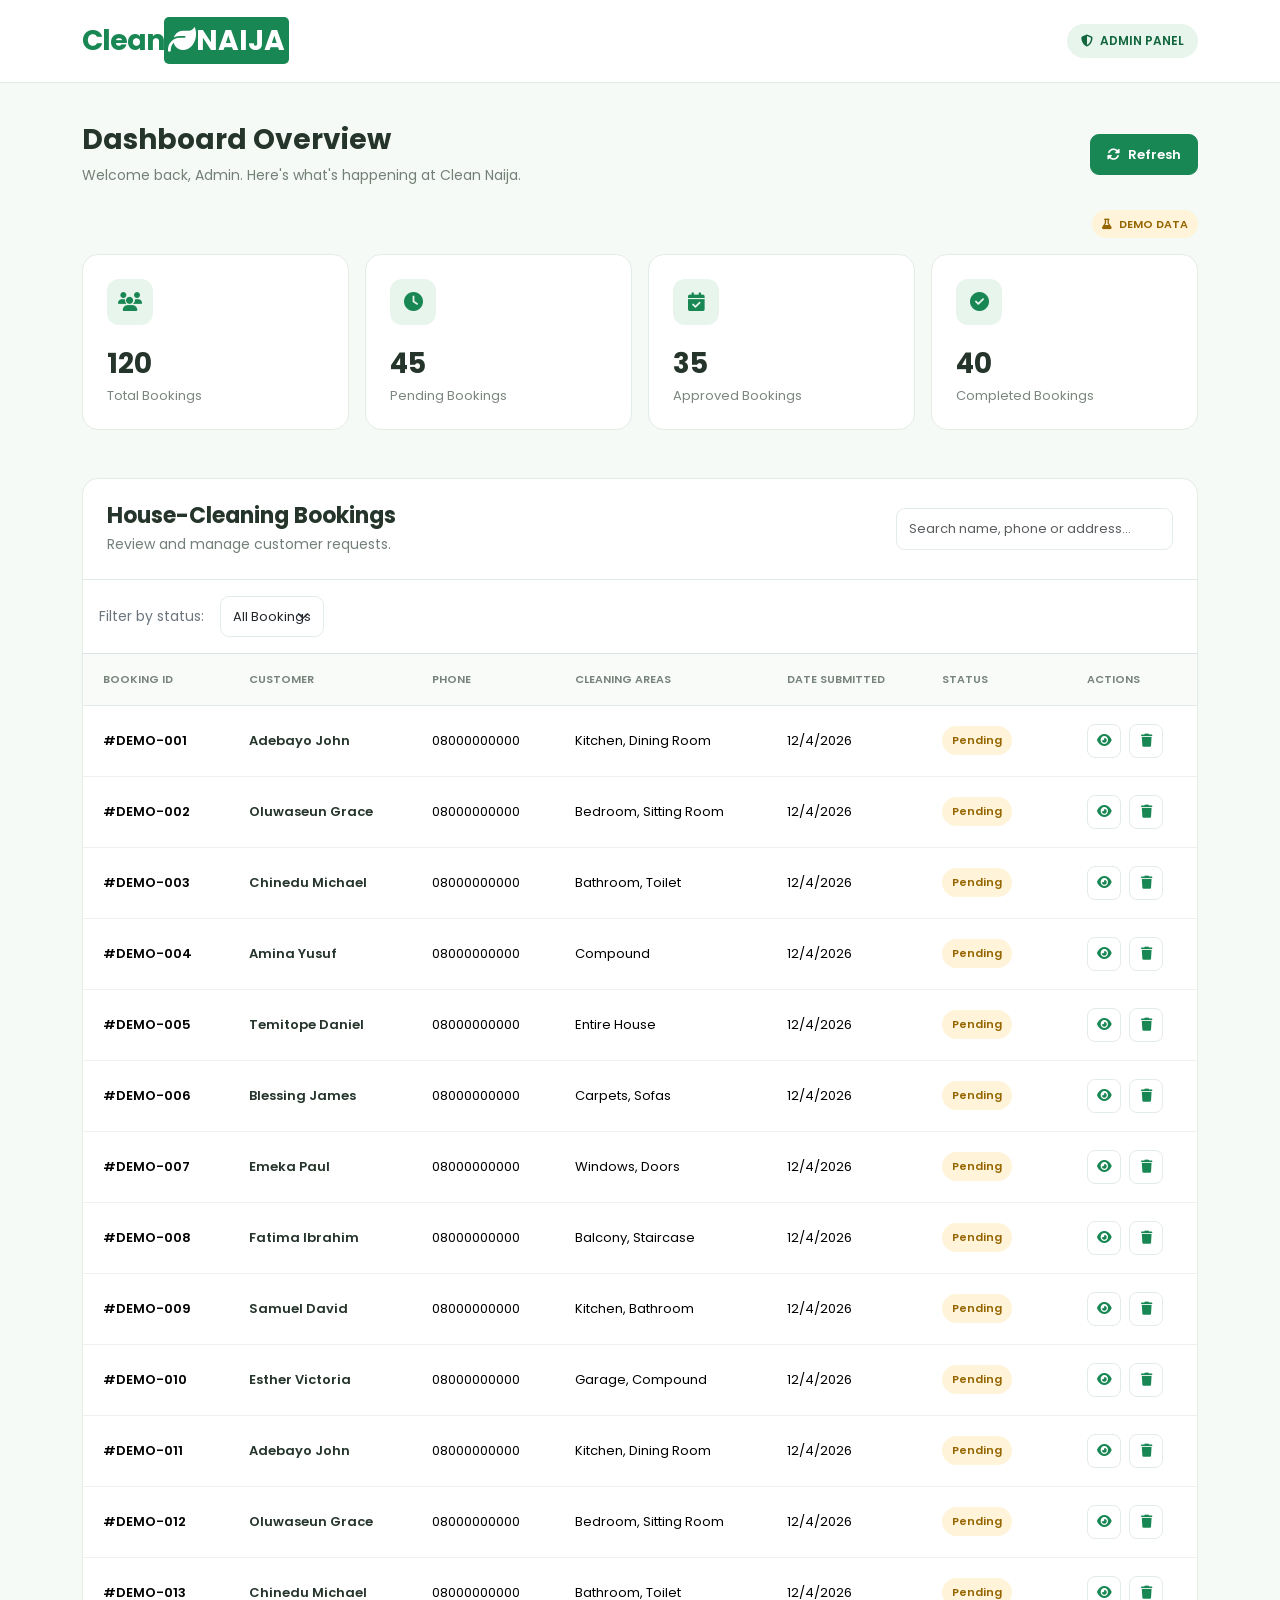
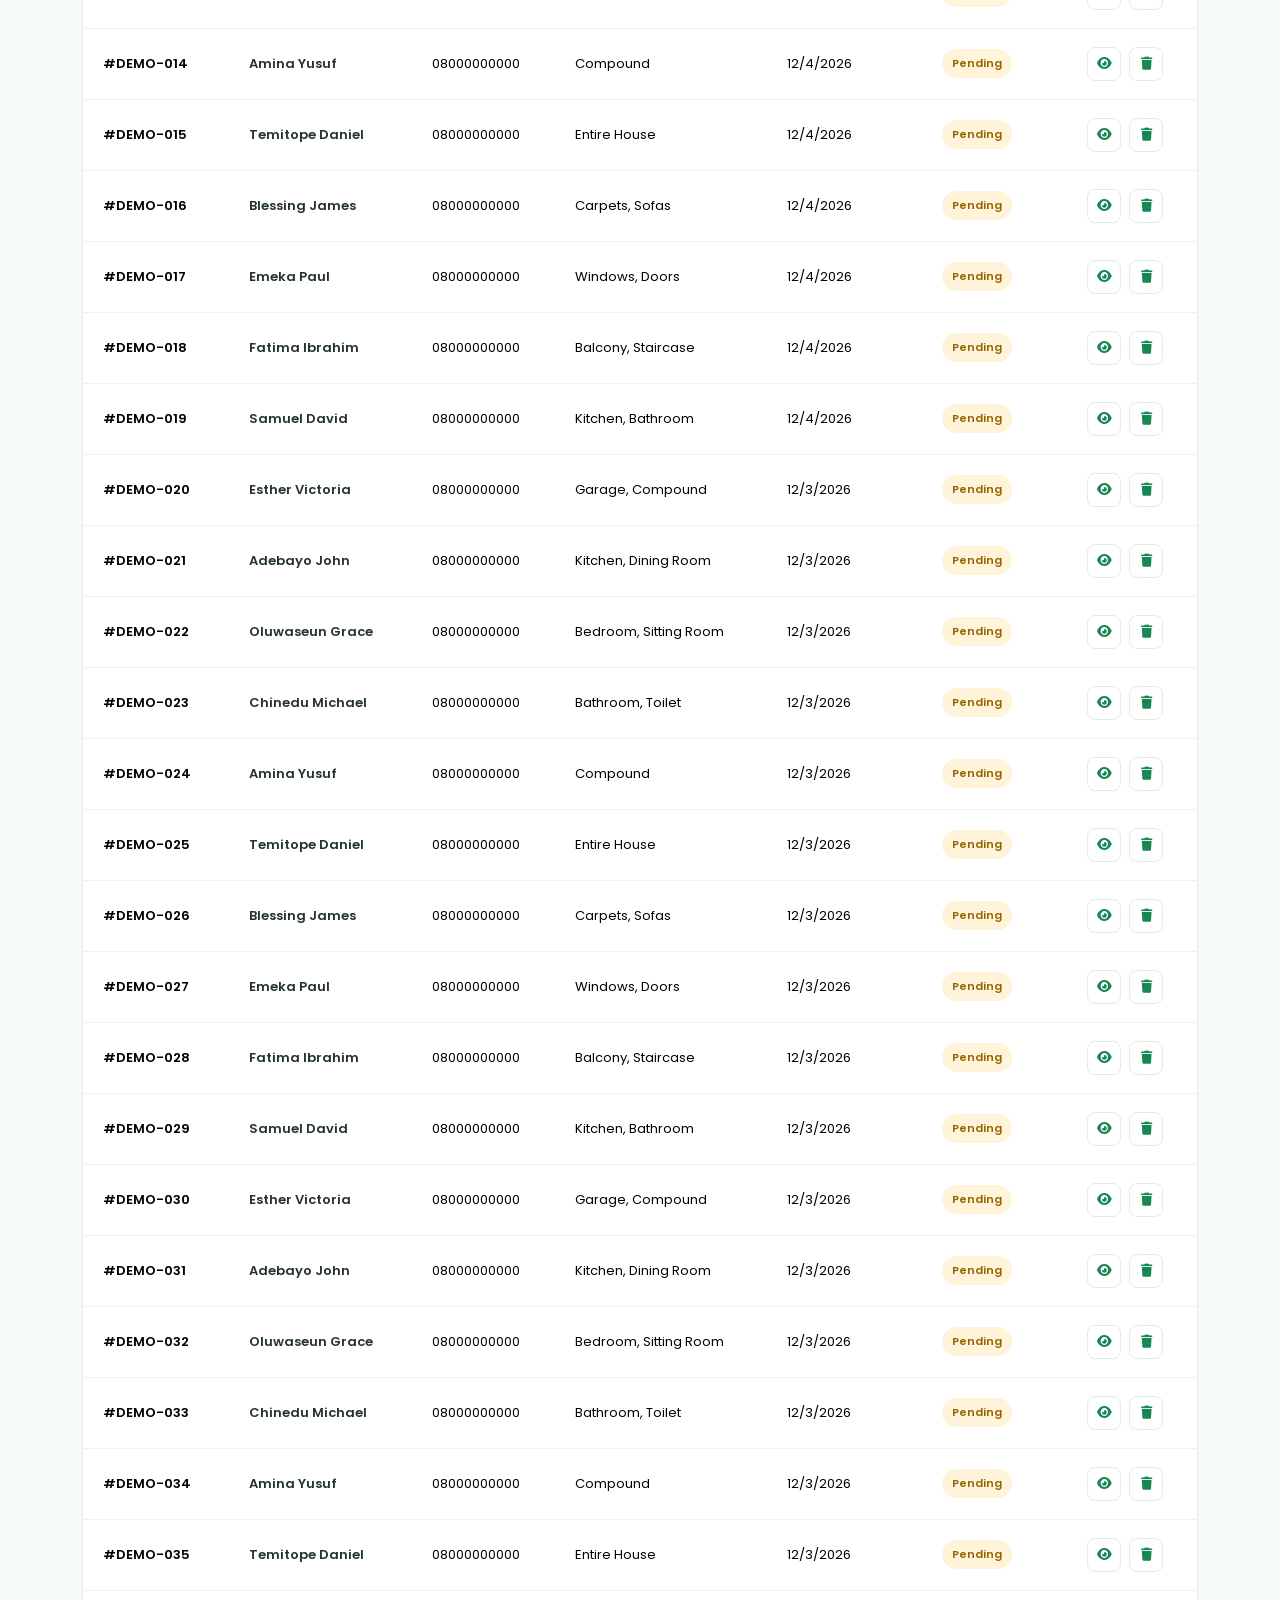
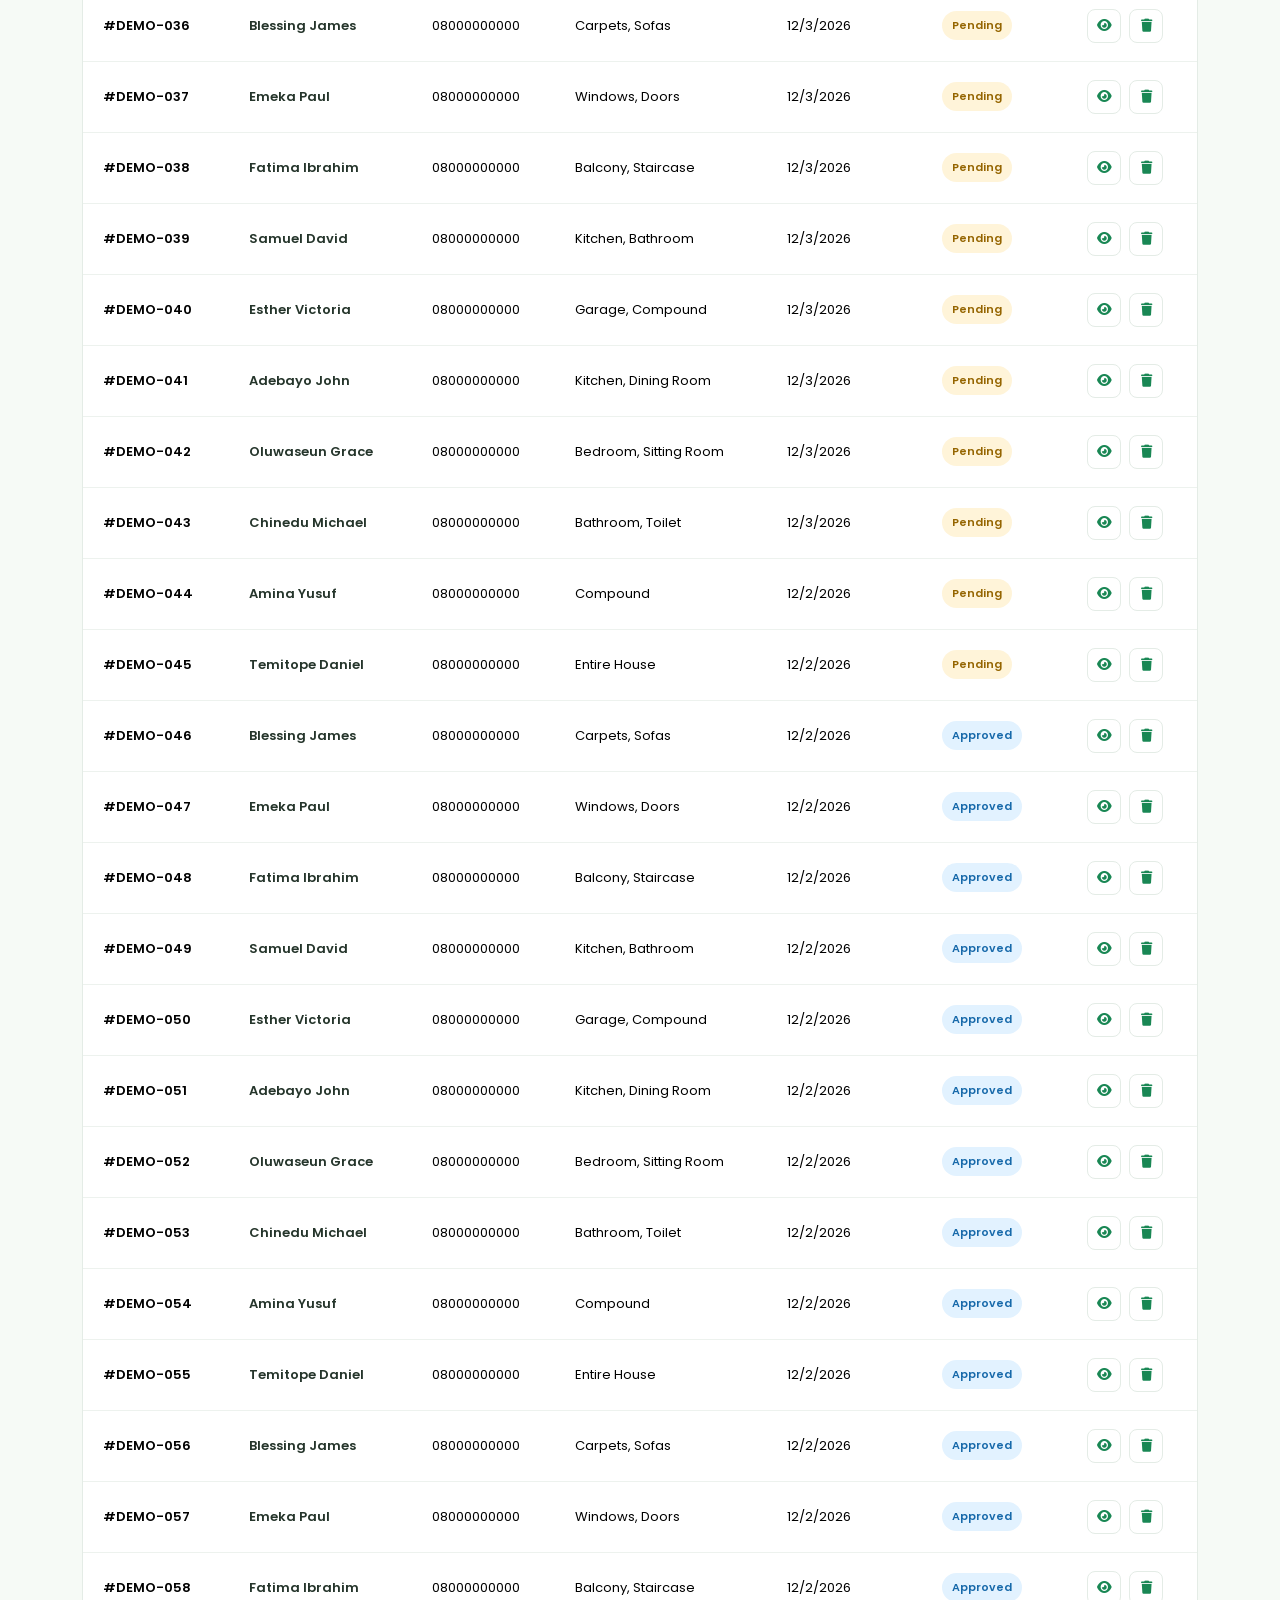
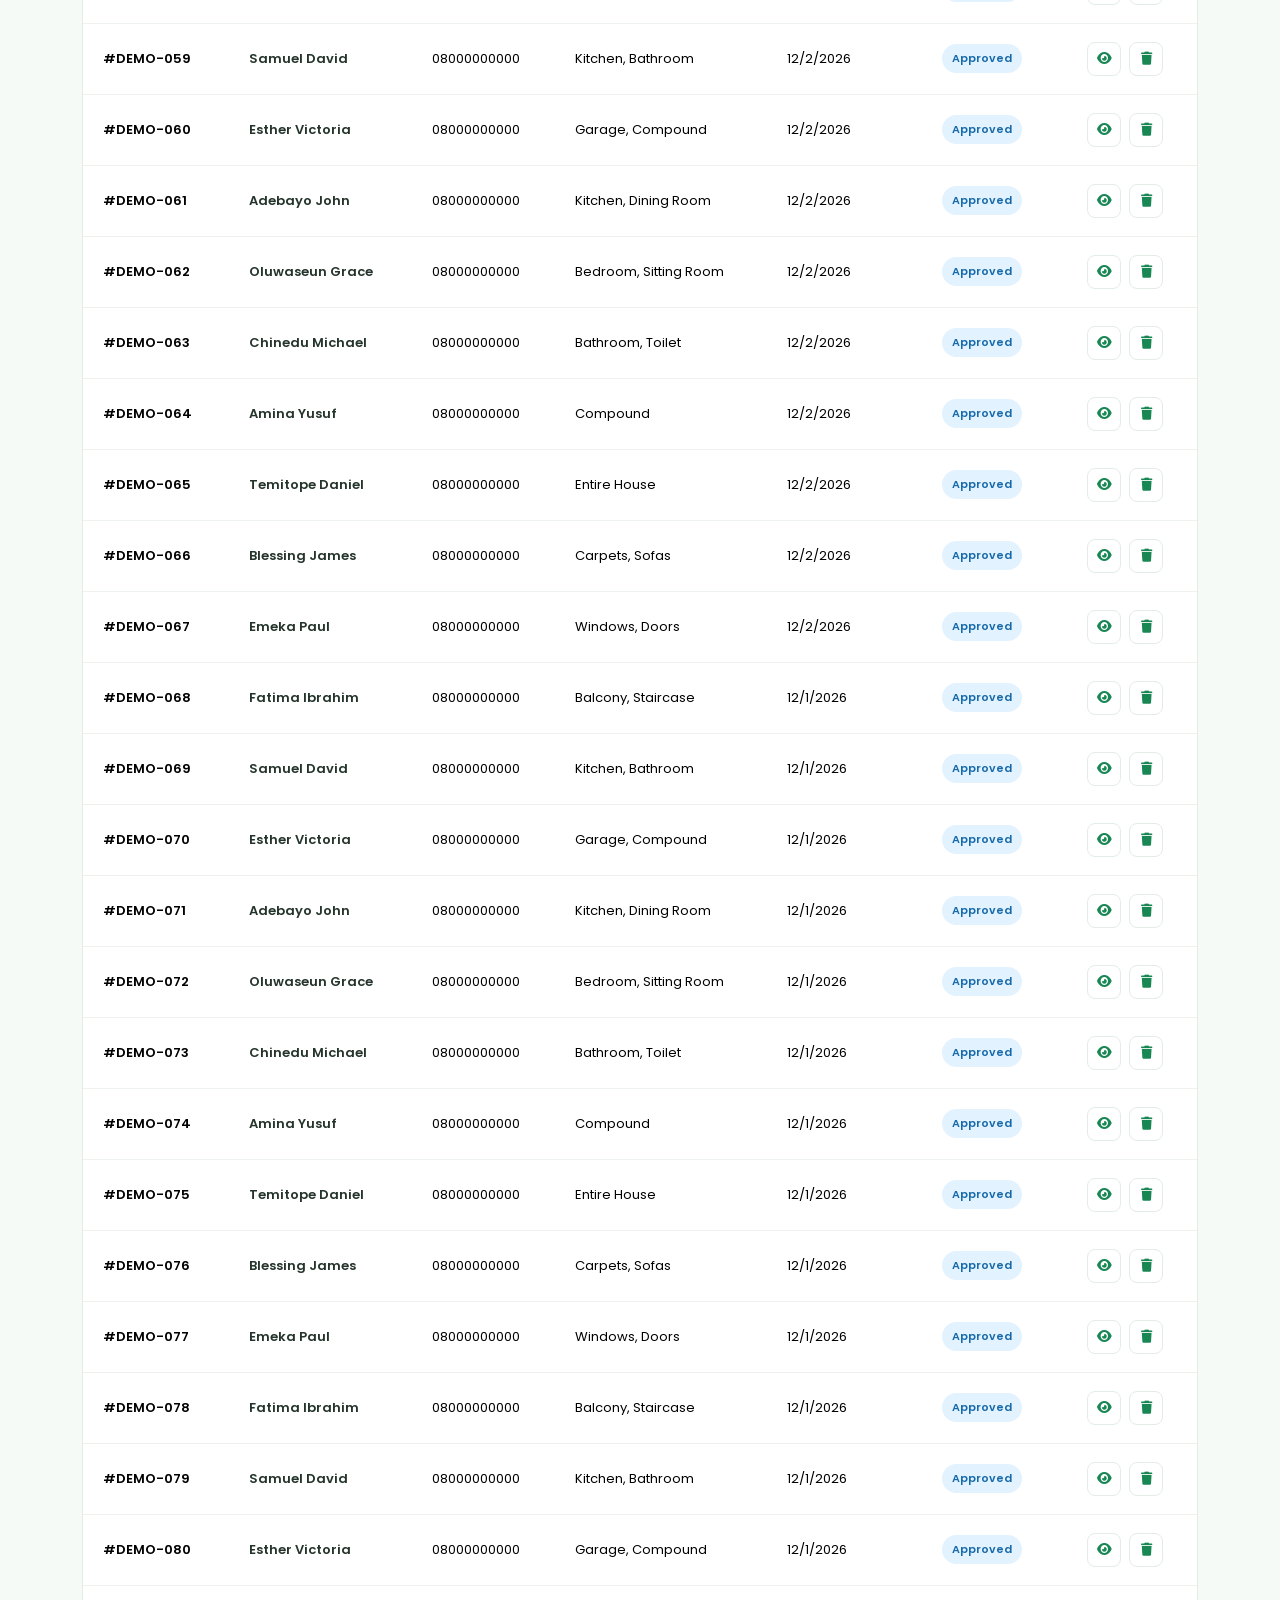
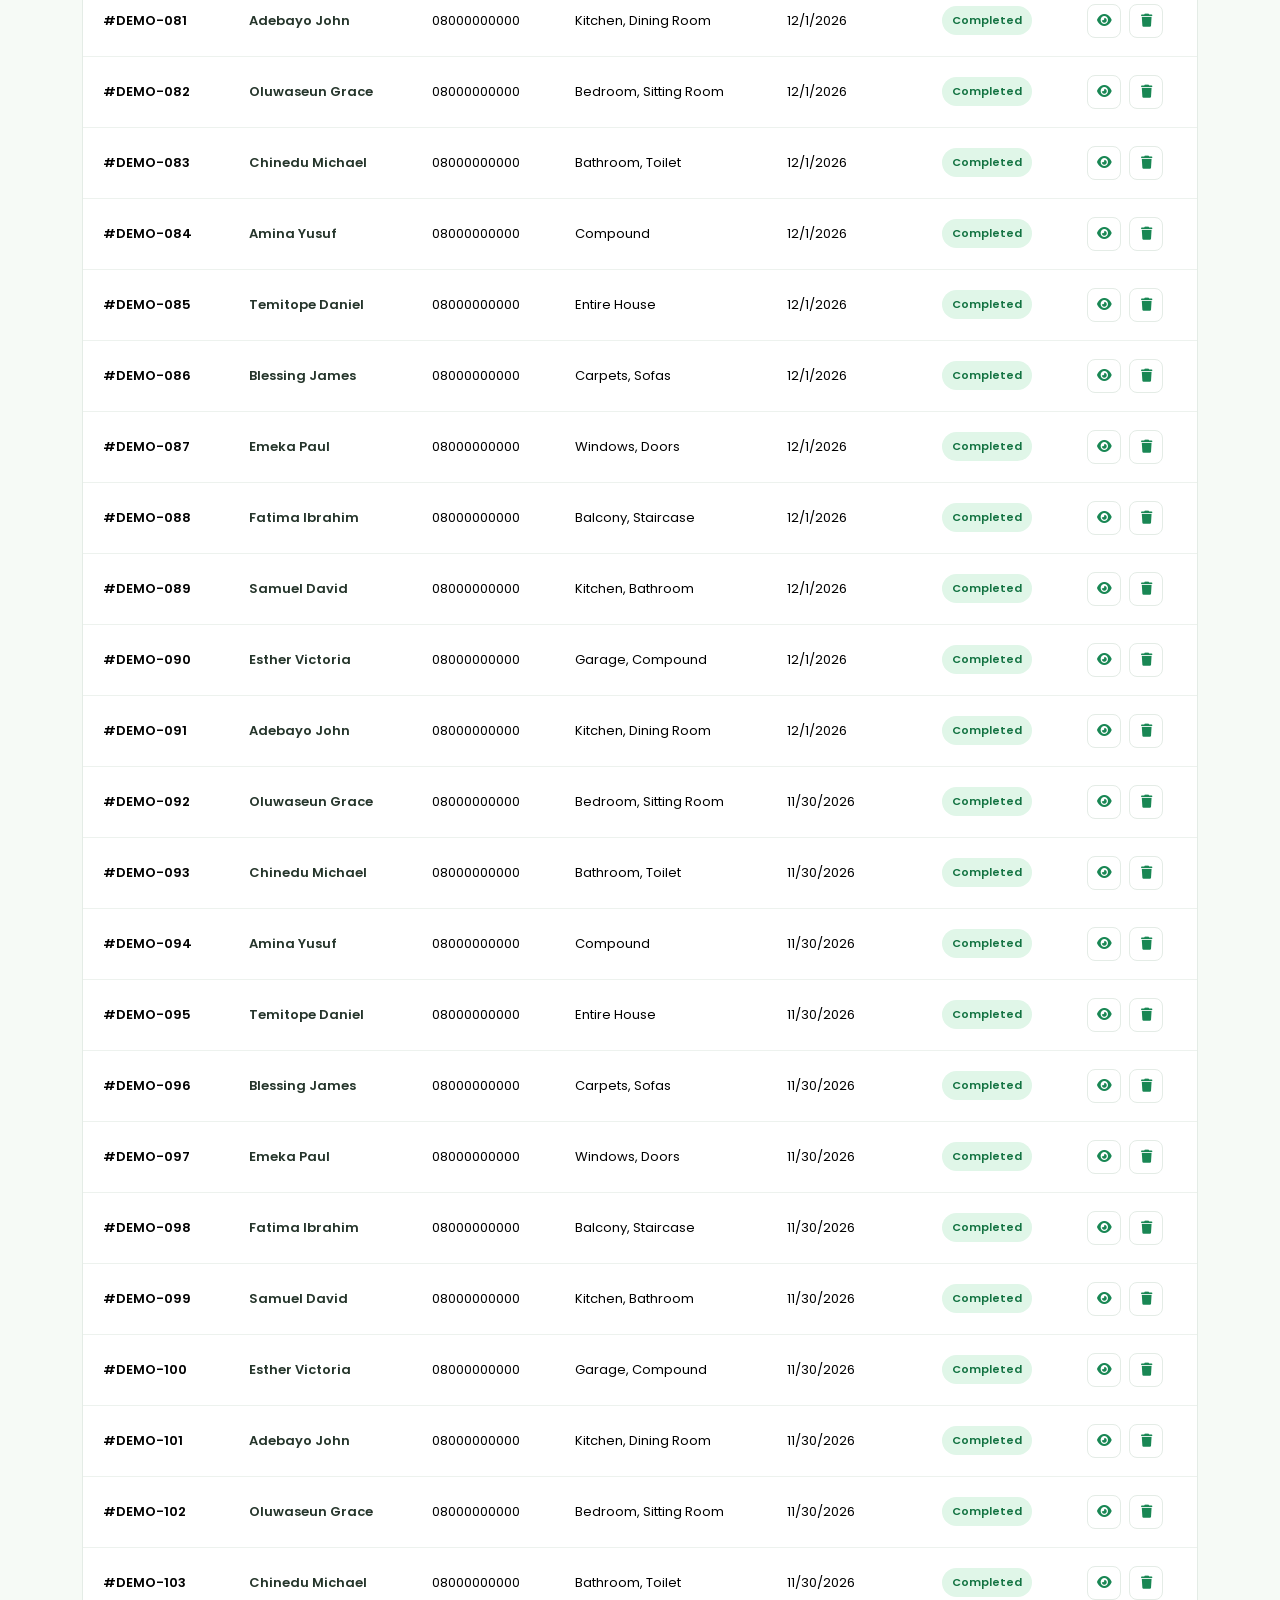
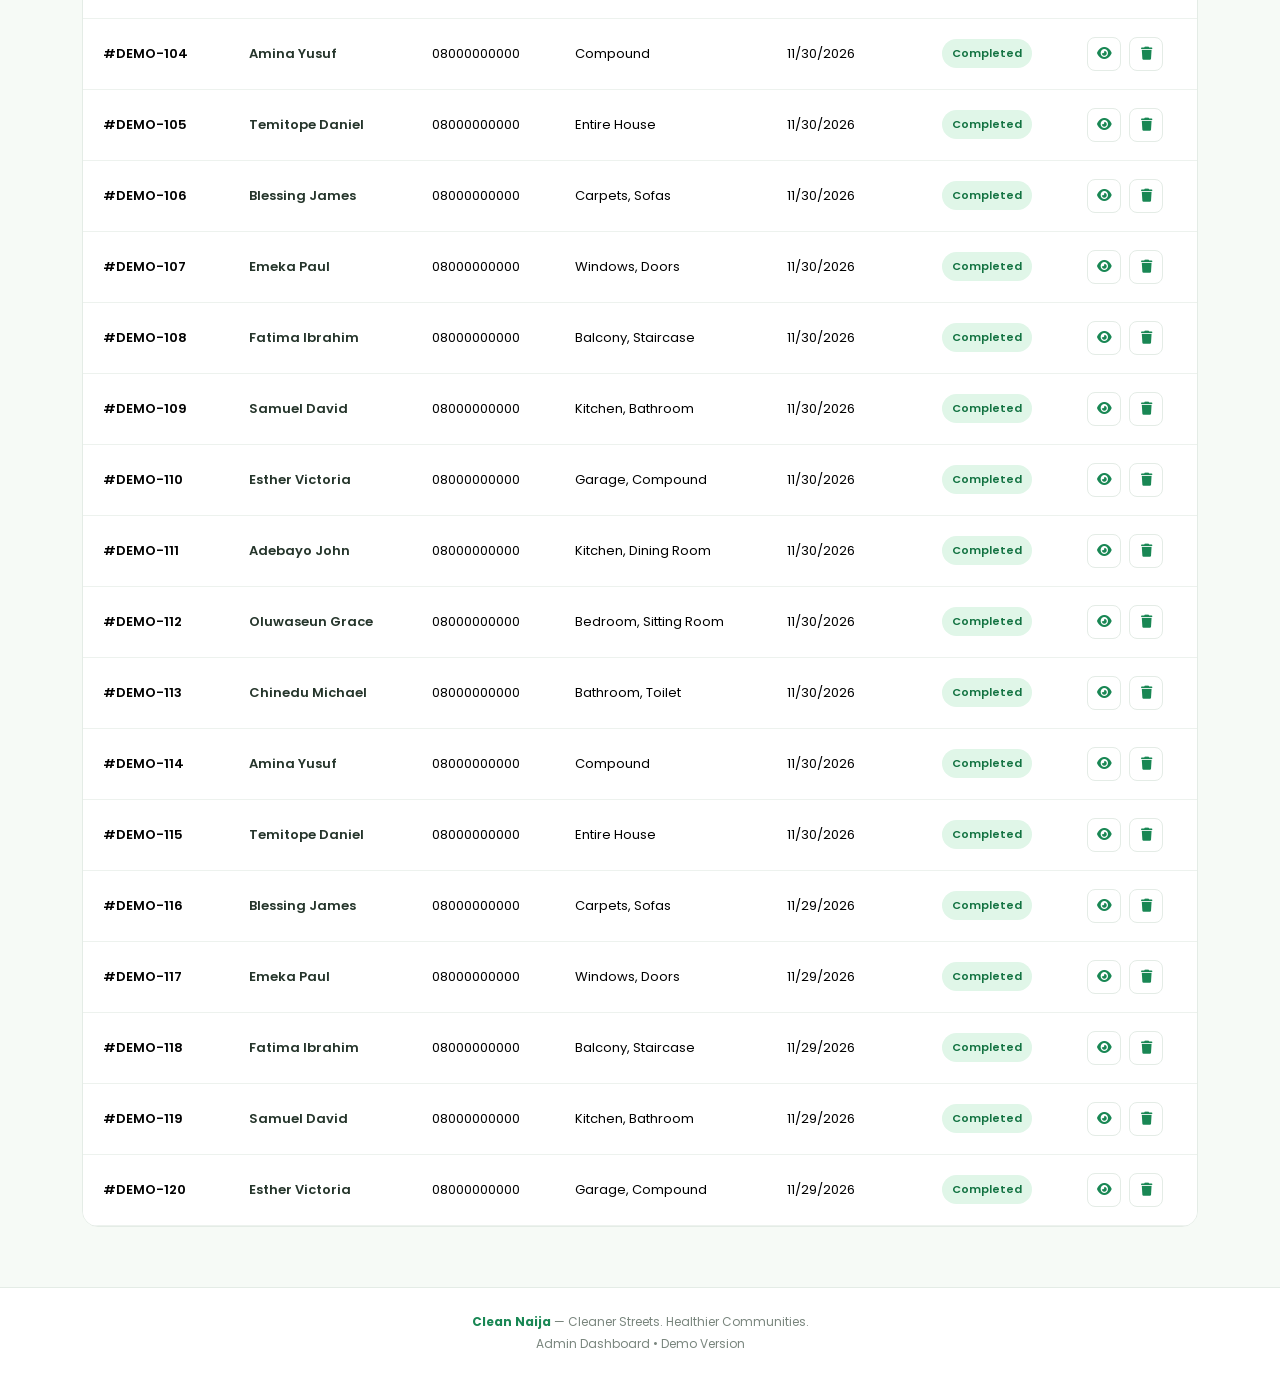
<file: admin.html>
<!DOCTYPE html>

<html lang="en">

<head>
    <meta charset="UTF-8">
    <meta name="viewport" content="width=device-width, initial-scale=1.0">
    <title>Clean Naija | Admin ☘ Dashboard</title>
    <link rel="icon" href="images/OIP.webp">
    <link href="https://cdn.jsdelivr.net/npm/bootstrap@5.3.3/dist/css/bootstrap.min.css" rel="stylesheet">
    <link rel="stylesheet" href="https://cdnjs.cloudflare.com/ajax/libs/font-awesome/6.7.2/css/all.min.css">
    <link href="https://fonts.googleapis.com/css2?family=Poppins:wght@400;500;600;700&display=swap" rel="stylesheet">


    <style>
        * {
            margin: 0;
            padding: 0;
            box-sizing: border-box;
        }

        :root {
            --green: #198754;
            --dark-green: #11663e;
            --light-green: #e8f5ec;
            --border: #e4ece6;
        }

        body {
            font-family: 'Poppins', sans-serif;
            background: #f6faf6;
            color: #25352b;
        }

        .navbar {
            background: white;
            border-bottom: 1px solid var(--border);
            padding: 15px 0;
        }

        .navbar-brand {
            color: var(--green);
            font-weight: 700;
            text-decoration: none;
            letter-spacing: -1px;
        }

        .navbar-brand span {
            border-radius: 5px;
            letter-spacing: 0;
        }

        .admin-label {
            background: var(--light-green);
            color: var(--dark-green);
            padding: 8px 14px;
            border-radius: 30px;
            font-size: 12px;
            font-weight: 600;
        }

        .dashboard {
            padding-top: 40px;
            padding-bottom: 60px;
        }

        .welcome-text {
            color: #738078;
            font-size: 14px;
        }

        .section-title {
            font-size: 22px;
            font-weight: 700;
        }

        .stat-card {
            background: white;
            padding: 24px;
            border-radius: 16px;
            border: 1px solid var(--border);
            height: 100%;
            transition: .3s ease;
        }

        .stat-card:hover {
            transform: translateY(-4px);
            box-shadow: 0 10px 25px rgba(25, 135, 84, .08);
        }

        .stat-icon {
            width: 46px;
            height: 46px;
            border-radius: 12px;
            display: flex;
            align-items: center;
            justify-content: center;
            background: var(--light-green);
            color: var(--green);
            font-size: 19px;
        }

        .stat-card h3 {
            font-size: 28px;
            font-weight: 700;
            margin-top: 22px;
            margin-bottom: 5px;
        }

        .stat-card p {
            color: #7a867e;
            font-size: 13px;
            margin: 0;
        }

        .booking-panel {
            background: white;
            border: 1px solid var(--border);
            border-radius: 16px;
            overflow: hidden;
        }

        .panel-header {
            padding: 24px;
            border-bottom: 1px solid var(--border);
        }

        .search-box {
            max-width: 300px;
        }

        .search-box input,
        .form-select {
            border: 1px solid var(--border);
            border-radius: 9px;
            padding: 10px 12px;
            font-size: 13px;
        }

        .search-box input:focus,
        .form-select:focus {
            border-color: var(--green);
            box-shadow: 0 0 0 3px rgba(25, 135, 84, .1);
        }

        .table-responsive {
            min-height: 200px;
        }

        .table {
            margin: 0;
            white-space: nowrap;
            vertical-align: middle;
        }

        .table thead th {
            background: #f8fbf8;
            color: #77847b;
            font-size: 11px;
            font-weight: 600;
            text-transform: uppercase;
            padding: 17px 20px;
            border-bottom: 1px solid var(--border);
        }

        .table tbody td {
            padding: 18px 20px;
            font-size: 13px;
            border-color: #edf2ee;
        }

        .customer-name {
            font-weight: 600;
            color: #25352b;
        }

        .booking-id {
            color: var(--green);
            font-weight: 600;
        }

        .status {
            display: inline-block;
            padding: 6px 10px;
            border-radius: 30px;
            font-size: 11px;
            font-weight: 600;
        }

        .status-pending {
            background: #fff4d9;
            color: #956500;
        }

        .status-approved {
            background: #e2f2ff;
            color: #1769aa;
        }

        .status-progress {
            background: #eee7ff;
            color: #6941c6;
        }

        .status-completed {
            background: #e0f6e8;
            color: #137342;
        }

        .status-cancelled {
            background: #ffe7e7;
            color: #bb3030;
        }

        .action-btn {
            width: 34px;
            height: 34px;
            border: 1px solid var(--border);
            background: white;
            border-radius: 8px;
            color: var(--green);
            transition: .2s;
        }

        .action-btn:hover {
            background: var(--light-green);
        }

        .empty-state {
            text-align: center;
            padding: 55px 20px;
            color: #7a867e;
        }

        .empty-state i {
            font-size: 38px;
            color: #b6d8c1;
            margin-bottom: 15px;
        }

        .empty-state h5 {
            color: #34473a;
            font-weight: 600;
        }

        .btn-success {
            background: var(--green);
            border-color: var(--green);
            border-radius: 9px;
            padding: 10px 16px;
            font-size: 13px;
            font-weight: 600;
        }

        .btn-success:hover {
            background: var(--dark-green);
            border-color: var(--dark-green);
        }

        .btn-outline-success {
            border-radius: 9px;
            font-size: 12px;
        }

        .demo-badge {
            background: #fff4d9;
            color: #956500;
            padding: 6px 10px;
            border-radius: 20px;
            font-size: 11px;
            font-weight: 600;
        }

        footer {
            text-align: center;
            padding: 25px 15px;
            color: #7a867e;
            font-size: 12px;
            border-top: 1px solid var(--border);
            background: white;
        }

        @media (max-width: 576px) {
            .dashboard {
                padding-top: 25px;
            }

            .stat-card {
                padding: 18px;
            }

            .stat-card h3 {
                font-size: 24px;
            }

            .panel-header {
                padding: 18px;
            }

            .search-box {
                max-width: 100%;
                width: 100%;
            }

            .section-title {
                font-size: 19px;
            }
        }
    </style>


</head>

<body>

    <nav class="navbar">
        <div class="container d-flex justify-content-between align-items-center">
            <a class="navbar-brand fs-3" href="index.html">
                Clean<span class="bg-success text-white p-1"><i class="fa-solid fa-leaf"></i>NAIJA</span>
            </a>

            <span class="admin-label">
                <i class="fa-solid fa-shield-halved me-1"></i> ADMIN PANEL
            </span>
        </div>
    </nav>

    <main class="container dashboard">

        <div class="d-flex flex-wrap justify-content-between align-items-center gap-3 mb-4">
            <div>
                <h1 class="fw-bold fs-3 mb-2">Dashboard Overview</h1>
                <p class="welcome-text mb-0">Welcome back, Admin. Here's what's happening at Clean Naija.</p>
            </div>

            <button class="btn btn-success" onclick="refreshDashboard()">
                <i class="fa-solid fa-rotate me-2"></i>Refresh
            </button>
        </div>

        <div class="d-flex justify-content-end mb-3">
            <span class="demo-badge">
                <i class="fa-solid fa-flask me-1"></i> DEMO DATA
            </span>
        </div>

        <div class="row g-3 mb-5">

            <div class="col-6 col-lg-3">
                <div class="stat-card">
                    <div class="stat-icon"><i class="fa-solid fa-users"></i></div>
                    <h3 id="totalBookings">0</h3>
                    <p>Total Bookings</p>
                </div>
            </div>

            <div class="col-6 col-lg-3">
                <div class="stat-card">
                    <div class="stat-icon"><i class="fa-solid fa-clock"></i></div>
                    <h3 id="pendingBookings">0</h3>
                    <p>Pending Bookings</p>
                </div>
            </div>

            <div class="col-6 col-lg-3">
                <div class="stat-card">
                    <div class="stat-icon"><i class="fa-solid fa-calendar-check"></i></div>
                    <h3 id="approvedBookings">0</h3>
                    <p>Approved Bookings</p>
                </div>
            </div>

            <div class="col-6 col-lg-3">
                <div class="stat-card">
                    <div class="stat-icon"><i class="fa-solid fa-circle-check"></i></div>
                    <h3 id="completedBookings">0</h3>
                    <p>Completed Bookings</p>
                </div>
            </div>

        </div>

        <section class="booking-panel">

            <div class="panel-header">
                <div class="d-flex flex-wrap justify-content-between align-items-center gap-3">
                    <div>
                        <h2 class="section-title mb-1">House-Cleaning Bookings</h2>
                        <p class="welcome-text mb-0">Review and manage customer requests.</p>
                    </div>

                    <div class="search-box">
                        <input type="search" id="searchBooking" class="form-control"
                            placeholder="Search name, phone or address...">
                    </div>
                </div>
            </div>

            <div class="p-3 border-bottom d-flex flex-wrap align-items-center gap-2">
                <span class="small text-secondary me-2">Filter by status:</span>

                <select id="statusFilter" class="form-select" style="width: auto;">
                    <option value="All">All Bookings</option>
                    <option value="Pending">Pending</option>
                    <option value="Approved">Approved</option>
                    <option value="In Progress">In Progress</option>
                    <option value="Completed">Completed</option>
                    <option value="Cancelled">Cancelled</option>
                </select>
            </div>

            <div class="table-responsive">
                <table class="table">
                    <thead>
                        <tr>
                            <th>Booking ID</th>
                            <th>Customer</th>
                            <th>Phone</th>
                            <th>Cleaning Areas</th>
                            <th>Date Submitted</th>
                            <th>Status</th>
                            <th>Actions</th>
                        </tr>
                    </thead>
                    <tbody id="bookingTable"></tbody>
                </table>
            </div>

            <div id="emptyState" class="empty-state">
                <i class="fa-solid fa-clipboard-list d-block"></i>
                <h5>No bookings yet</h5>
                <p class="small mb-3">Customer bookings will appear here when they are saved in this browser.</p>
                <a href="house.html" class="btn btn-outline-success">Open Booking Form</a>
            </div>

        </section>

    </main>

    <div class="modal fade" id="bookingModal" tabindex="-1" aria-hidden="true">
        <div class="modal-dialog modal-dialog-centered modal-lg">
            <div class="modal-content border-0 rounded-4">
                <div class="modal-header p-4">
                    <div>
                        <h5 class="modal-title fw-bold">Booking Details</h5>
                        <p class="text-secondary small mb-0">Customer cleaning request</p>
                    </div>
                    <button type="button" class="btn-close" data-bs-dismiss="modal"></button>
                </div>
                <div class="modal-body p-4" id="bookingDetails"></div>
            </div>
        </div>
    </div>

    <footer>
        <p class="mb-1"><span class="fw-bold text-success">Clean Naija</span> — Cleaner Streets. Healthier Communities.
        </p>
        <p class="mb-0">Admin Dashboard • Demo Version</p>
    </footer>

    <script src="https://cdn.jsdelivr.net/npm/bootstrap@5.3.3/dist/js/bootstrap.bundle.min.js"></script>

    <script>
        const STORAGE_KEY = "cleanNaijaBookings";

        const bookingTable = document.getElementById("bookingTable");
        const emptyState = document.getElementById("emptyState");
        const searchBooking = document.getElementById("searchBooking");
        const statusFilter = document.getElementById("statusFilter");

        let bookingModal;
        const countAnimations = new WeakMap();

        function getBookings() {
            try {
                const saved = JSON.parse(localStorage.getItem(STORAGE_KEY) || "[]");
                return Array.isArray(saved) ? saved : [];
            } catch (error) {
                console.error("Could not read bookings:", error);
                return [];
            }
        }

        function loadDemoBookings() {
            const existingBookings = getBookings();

            if (existingBookings.length > 0) {
                return;
            }

            const demoBookings = [];
            const statuses = [
                ...Array(45).fill("Pending"),
                ...Array(35).fill("Approved"),
                ...Array(40).fill("Completed")
            ];

            const names = [
                "Adebayo John",
                "Oluwaseun Grace",
                "Chinedu Michael",
                "Amina Yusuf",
                "Temitope Daniel",
                "Blessing James",
                "Emeka Paul",
                "Fatima Ibrahim",
                "Samuel David",
                "Esther Victoria"
            ];

            const areas = [
                ["Kitchen", "Dining Room"],
                ["Bedroom", "Sitting Room"],
                ["Bathroom", "Toilet"],
                ["Compound"],
                ["Entire House"],
                ["Carpets", "Sofas"],
                ["Windows", "Doors"],
                ["Balcony", "Staircase"],
                ["Kitchen", "Bathroom"],
                ["Garage", "Compound"]
            ];

            statuses.forEach((status, index) => {
                const customerIndex = index % names.length;

                demoBookings.push({
                    id: `DEMO-${String(index + 1).padStart(3, "0")}`,
                    name: names[customerIndex],
                    phone: "08000000000",
                    address: "Lagos, Nigeria",
                    areas: areas[customerIndex],
                    date: new Date(Date.now() - index * 3600000).toISOString(),
                    status: status,
                    email: "demo@example.com",
                    description: "Sample booking created for dashboard demonstration."
                });
            });

            localStorage.setItem(STORAGE_KEY, JSON.stringify(demoBookings));
        }

        function escapeHTML(value) {
            return String(value ?? "").replace(/[&<>"']/g, character => ({
                "&": "&amp;",
                "<": "&lt;",
                ">": "&gt;",
                '"': "&quot;",
                "'": "&#39;"
            })[character]);
        }

        function getStatusClass(status) {
            const classes = {
                "Pending": "status-pending",
                "Approved": "status-approved",
                "In Progress": "status-progress",
                "Completed": "status-completed",
                "Cancelled": "status-cancelled"
            };

            return classes[status] || "status-pending";
        }

        function countUp(element, target) {
            if (countAnimations.has(element)) {
                cancelAnimationFrame(countAnimations.get(element));
                countAnimations.delete(element);
            }

            const currentValue = Number(element.textContent) || 0;
            const duration = 1500;
            const startTime = performance.now();

            if (currentValue === target) {
                element.textContent = target;
                return;
            }

            function update(currentTime) {
                const progress = Math.min((currentTime - startTime) / duration, 1);
                const easedProgress = 1 - Math.pow(1 - progress, 3);

                element.textContent = Math.round(
                    currentValue + (target - currentValue) * easedProgress
                );

                if (progress < 1) {
                    countAnimations.set(element, requestAnimationFrame(update));
                } else {
                    element.textContent = target;
                    countAnimations.delete(element);
                }
            }

            countAnimations.set(element, requestAnimationFrame(update));
        }

        function renderDashboard() {
            const bookings = getBookings();

            countUp(document.getElementById("totalBookings"), bookings.length);

            countUp(
                document.getElementById("pendingBookings"),
                bookings.filter(b => (b.status || b.booking_status || "Pending") === "Pending").length
            );

            countUp(
                document.getElementById("approvedBookings"),
                bookings.filter(b => (b.status || b.booking_status) === "Approved").length
            );

            countUp(
                document.getElementById("completedBookings"),
                bookings.filter(b => (b.status || b.booking_status) === "Completed").length
            );

            const search = searchBooking.value.toLowerCase().trim();
            const filter = statusFilter.value;

            const filteredBookings = bookings.filter(booking => {
                const name = booking.name || booking.customer_name || "";
                const phone = booking.phone || booking.customer_phone || "";
                const address = booking.address || booking.house_address || "";
                const status = booking.status || booking.booking_status || "Pending";

                const matchesSearch =
                    `${name} ${phone} ${address}`.toLowerCase().includes(search);

                const matchesStatus = filter === "All" || status === filter;

                return matchesSearch && matchesStatus;
            });

            bookingTable.innerHTML = filteredBookings.map(booking => {
                const id = booking.id ?? booking.booking_id ?? "";
                const name = booking.name || booking.customer_name || "Unnamed customer";
                const phone = booking.phone || booking.customer_phone || "Not provided";
                const areas = booking.areas || booking.cleaning_areas || [];
                const date = booking.date || booking.created_at || "";
                const status = booking.status || booking.booking_status || "Pending";

                const areaText = Array.isArray(areas)
                    ? areas.join(", ")
                    : String(areas || "Not specified");

                const formattedDate = date && !isNaN(new Date(date))
                    ? new Date(date).toLocaleDateString()
                    : "Not available";

                return `
                <tr>
                    <td class="booking-id">#${escapeHTML(id)}</td>
                    <td><span class="customer-name">${escapeHTML(name)}</span></td>
                    <td>${escapeHTML(phone)}</td>
                    <td style="max-width:220px;white-space:normal;">${escapeHTML(areaText)}</td>
                    <td>${escapeHTML(formattedDate)}</td>
                    <td><span class="status ${getStatusClass(status)}">${escapeHTML(status)}</span></td>
                    <td>
                        <div class="d-flex gap-2">
                            <button class="action-btn" title="View booking" onclick="viewBooking('${escapeHTML(id)}')">
                                <i class="fa-solid fa-eye"></i>
                            </button>
                            <button class="action-btn" title="Delete booking" onclick="deleteBooking('${escapeHTML(id)}')">
                                <i class="fa-solid fa-trash"></i>
                            </button>
                        </div>
                    </td>
                </tr>
            `;
            }).join("");

            emptyState.style.display = filteredBookings.length ? "none" : "block";
        }

        function viewBooking(id) {
            const booking = getBookings().find(
                b => String(b.id ?? b.booking_id ?? "") === String(id)
            );

            if (!booking) return;

            const name = booking.name || booking.customer_name || "Not provided";
            const phone = booking.phone || booking.customer_phone || "Not provided";
            const address = booking.address || booking.house_address || "Not provided";
            const email = booking.email || "Not provided";
            const areas = booking.areas || booking.cleaning_areas || [];
            const details = booking.description || booking.additional_details || "No additional details.";
            const status = booking.status || booking.booking_status || "Pending";
            const date = booking.date || booking.created_at || "";

            const areaText = Array.isArray(areas)
                ? areas.join(", ")
                : String(areas || "Not specified");

            const whatsappPhone = String(phone).replace(/\D/g, "");

            document.getElementById("bookingDetails").innerHTML = `
            <div class="row g-3">
                <div class="col-md-6">
                    <label class="small text-secondary">Customer Name</label>
                    <p class="fw-semibold">${escapeHTML(name)}</p>
                </div>
                <div class="col-md-6">
                    <label class="small text-secondary">Phone Number</label>
                    <p class="fw-semibold">${escapeHTML(phone)}</p>
                </div>
                <div class="col-md-6">
                    <label class="small text-secondary">Email Address</label>
                    <p>${escapeHTML(email)}</p>
                </div>
                <div class="col-md-6">
                    <label class="small text-secondary">House Address</label>
                    <p>${escapeHTML(address)}</p>
                </div>
                <div class="col-12">
                    <label class="small text-secondary">Cleaning Areas and Items</label>
                    <p>${escapeHTML(areaText)}</p>
                </div>
                <div class="col-12">
                    <label class="small text-secondary">Additional Details</label>
                    <p>${escapeHTML(details)}</p>
                </div>
                <div class="col-md-6">
                    <label class="small text-secondary">Date Submitted</label>
                    <p>${escapeHTML(date ? new Date(date).toLocaleString() : "Not available")}</p>
                </div>
                <div class="col-md-6">
                    <label class="small text-secondary">Booking Status</label>
                    <select id="bookingStatusSelect" class="form-select">
                        ${["Pending", "Approved", "In Progress", "Completed", "Cancelled"].map(s =>
                `<option value="${s}" ${s === status ? "selected" : ""}>${s}</option>`
            ).join("")}
                    </select>
                </div>
            </div>
            <div class="d-flex flex-wrap gap-2 mt-4">
                <button class="btn btn-success" onclick="saveBookingStatus('${escapeHTML(id)}')">Save Status</button>
                <a class="btn btn-outline-success" href="https://wa.me/${whatsappPhone}" target="_blank" rel="noopener">
                    <i class="fa-brands fa-whatsapp me-1"></i> Contact Customer
                </a>
            </div>
        `;

            bookingModal.show();
        }

        function saveBookingStatus(id) {
            const bookings = getBookings();

            const booking = bookings.find(
                b => String(b.id ?? b.booking_id ?? "") === String(id)
            );

            if (!booking) return;

            const newStatus = document.getElementById("bookingStatusSelect").value;

            if ("status" in booking || !("booking_status" in booking)) {
                booking.status = newStatus;
            } else {
                booking.booking_status = newStatus;
            }

            localStorage.setItem(STORAGE_KEY, JSON.stringify(bookings));

            bookingModal.hide();
            renderDashboard();
        }

        function deleteBooking(id) {
            if (!confirm("Are you sure you want to delete this booking?")) {
                return;
            }

            const bookings = getBookings().filter(
                b => String(b.id ?? b.booking_id ?? "") !== String(id)
            );

            localStorage.setItem(STORAGE_KEY, JSON.stringify(bookings));
            renderDashboard();
        }

        function refreshDashboard() {
            renderDashboard();
        }

        searchBooking.addEventListener("input", renderDashboard);
        statusFilter.addEventListener("change", renderDashboard);

        document.addEventListener("DOMContentLoaded", function () {
            loadDemoBookings();

            bookingModal = new bootstrap.Modal(
                document.getElementById("bookingModal")
            );

            renderDashboard();
        });

        window.addEventListener("storage", function (event) {
            if (event.key === STORAGE_KEY) {
                renderDashboard();
            }
        });
    </script>


</body>

</html>
</file>
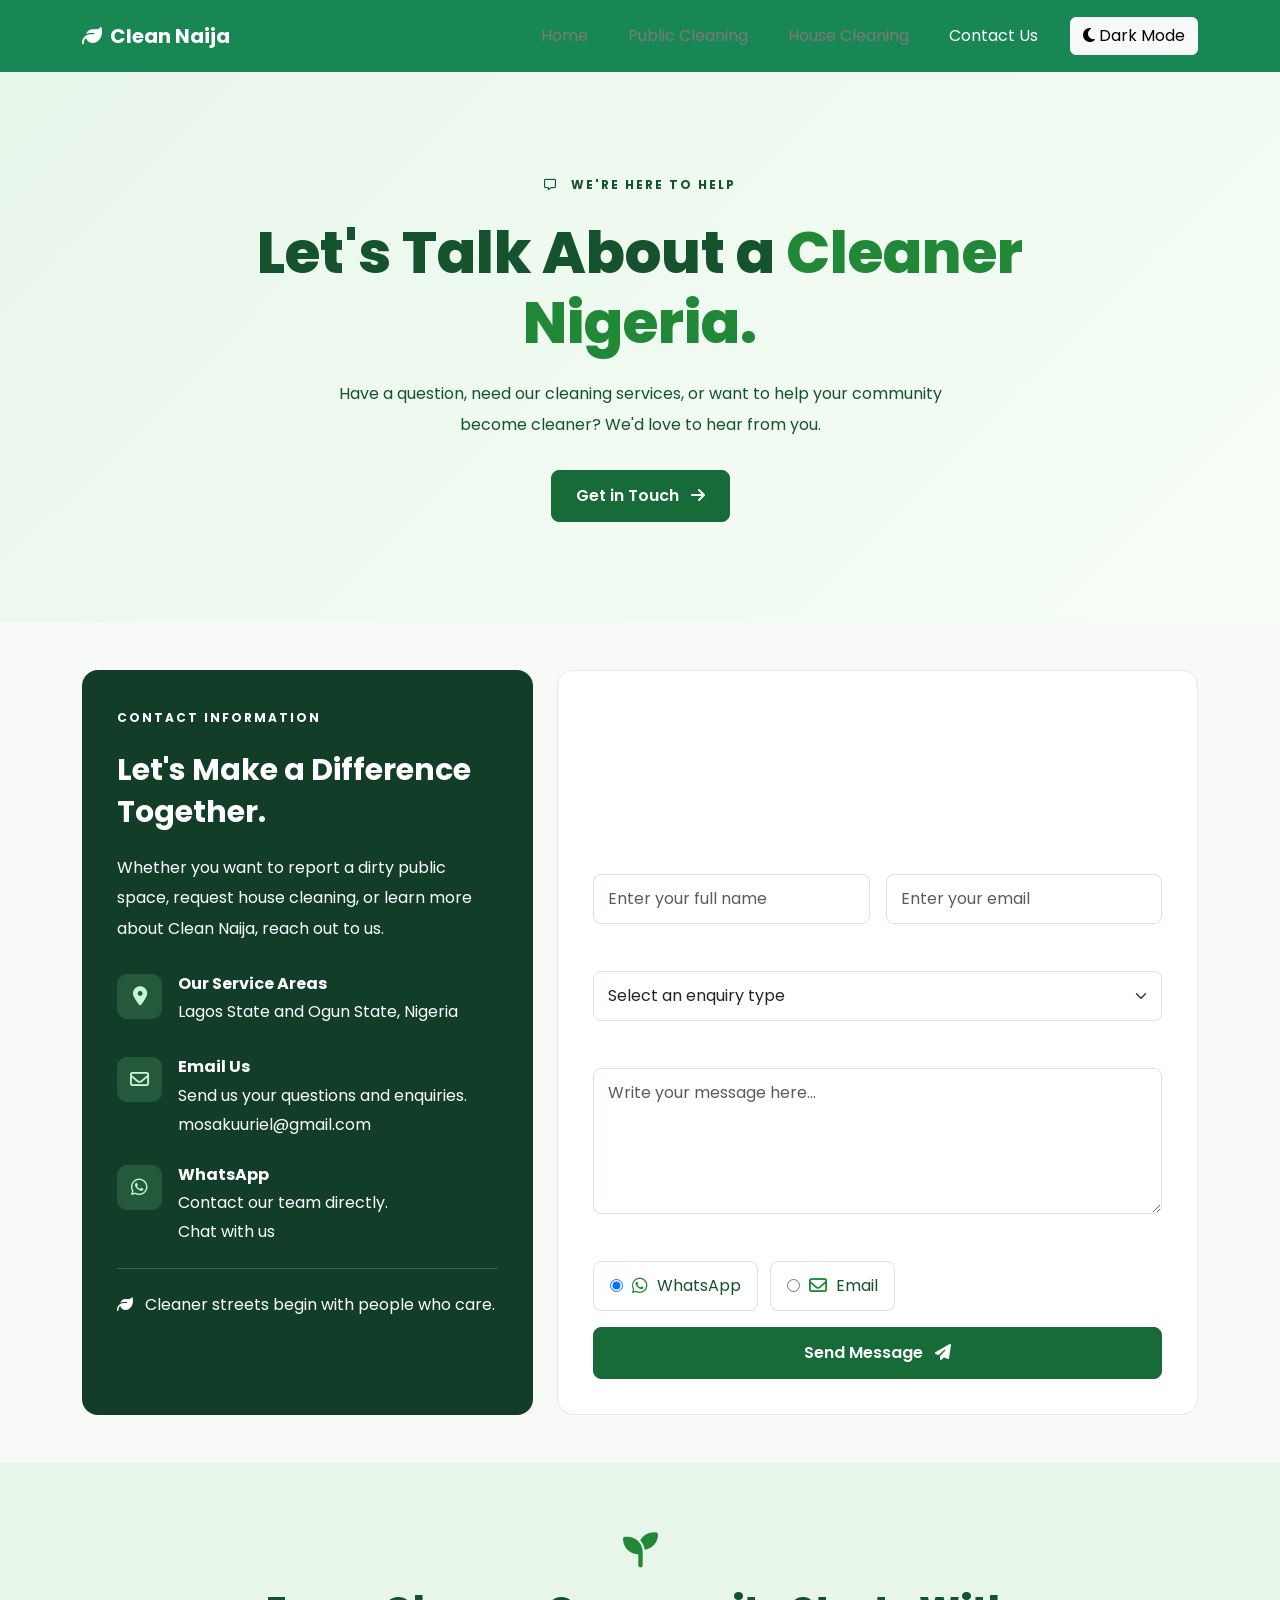
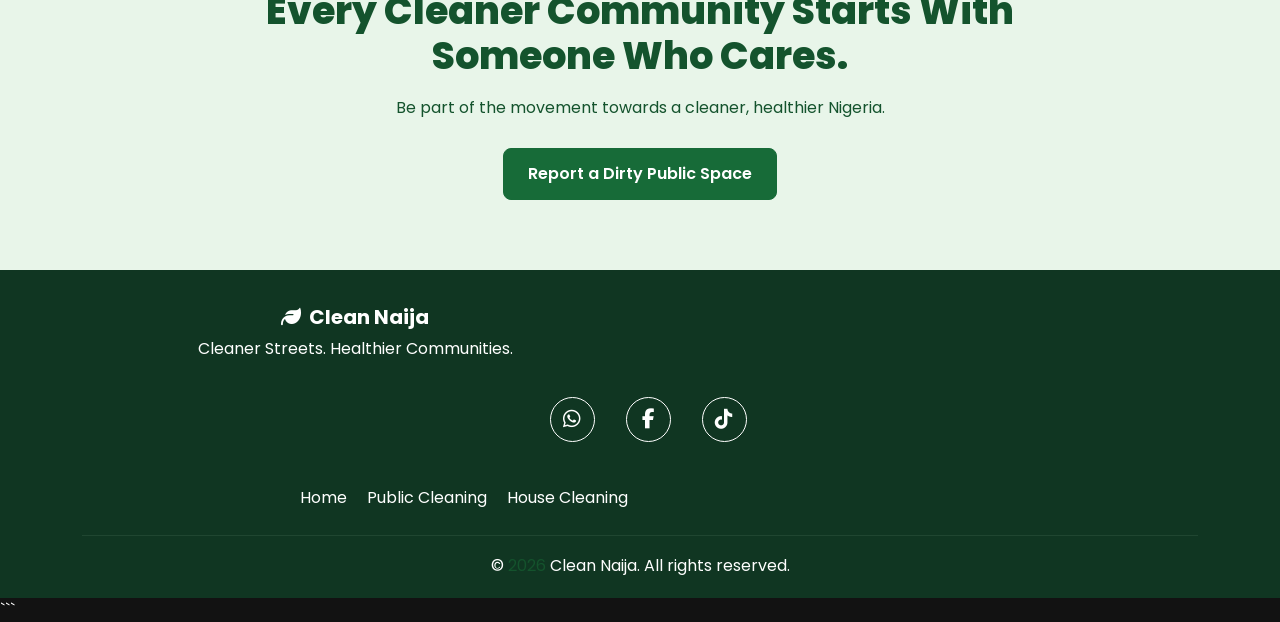
<file: contact.html>
<!DOCTYPE html>
<html lang="en">

<head>
    <meta charset="UTF-8">
    <meta name="viewport" content="width=device-width, initial-scale=1.0">

    <title>Contact Us | Clean ☘ Naija</title>

    <link rel="icon" href="images/OIP.webp">
    <link href="https://cdn.jsdelivr.net/npm/bootstrap@5.3.3/dist/css/bootstrap.min.css" rel="stylesheet">
    <link rel="stylesheet" href="https://cdnjs.cloudflare.com/ajax/libs/font-awesome/6.7.2/css/all.min.css">
    <link rel="preconnect" href="https://fonts.googleapis.com">
    <link rel="preconnect" href="https://fonts.gstatic.com" crossorigin>
    <link href="https://fonts.googleapis.com/css2?family=Poppins:wght@300;400;500;600;700;800&display=swap"
        rel="stylesheet">


    <link rel="stylesheet" href="style.css">
</head>

<body>


    <nav class="navbar navbar-expand-lg navbar-dark bg-success">
        <div class="container">
            <a class="navbar-brand fw-bold" href="index.html">
                <i class="fa-solid fa-leaf me-2"></i>Clean Naija
            </a>

            <button class="navbar-toggler" type="button" data-bs-toggle="collapse" data-bs-target="#mainNavbar"
                aria-controls="mainNavbar" aria-expanded="false" aria-label="Toggle navigation">
                <span class="navbar-toggler-icon"></span>
            </button>

            <div class="collapse navbar-collapse" id="mainNavbar">
                <ul class="navbar-nav ms-auto align-items-lg-center gap-lg-2">
                    <li class="nav-item">
                        <a class="nav-link" href="index.html">Home</a>
                    </li>

                    <li class="nav-item">
                        <a class="nav-link" href="public.html">Public Cleaning</a>
                    </li>

                    <li class="nav-item">
                        <a class="nav-link" href="house.html">House Cleaning</a>
                    </li>

                    <li class="nav-item">
                        <a class="nav-link active" href="contact.html">Contact Us</a>
                    </li>
                </ul>

                <button id="themeToggle" class="btn btn-light ms-lg-3 mt-3 mt-lg-0" type="button">
                    <i class="fa-solid fa-moon"></i> Dark Mode
                </button>
            </div>
        </div>
    </nav>



    <section class="contact-hero text-center">
        <div class="container">
            <span class="contact-label">
                <i class="fa-regular fa-message me-2"></i> WE'RE HERE TO HELP
            </span>

            <h1>Let's Talk About a <span>Cleaner Nigeria.</span></h1>

            <p>
                Have a question, need our cleaning services, or want to help
                your community become cleaner? We'd love to hear from you.
            </p>

            <a href="#contactForm" class="btn contact-main-btn">
                Get in Touch <i class="fa-solid fa-arrow-right ms-2"></i>
            </a>
        </div>
    </section>



    <section class="contact-section py-5">
        <div class="container">
            <div class="row g-4">


                <div class="col-lg-5">
                    <div class="contact-info h-100">
                        <span class="contact-small-title">CONTACT INFORMATION</span>

                        <h2>Let's Make a Difference Together.</h2>

                        <p class="contact-description">
                            Whether you want to report a dirty public space,
                            request house cleaning, or learn more about Clean
                            Naija, reach out to us.
                        </p>

                        <div class="contact-info-item">
                            <div class="contact-icon">
                                <i class="fa-solid fa-location-dot"></i>
                            </div>

                            <div>
                                <h6>Our Service Areas</h6>
                                <p>Lagos State and Ogun State, Nigeria</p>
                            </div>
                        </div>

                        <div class="contact-info-item">
                            <div class="contact-icon">
                                <i class="fa-regular fa-envelope"></i>
                            </div>

                            <div>
                                <h6>Email Us</h6>
                                <p>Send us your questions and enquiries.</p>
                                <a href="mailto:mosakuuriel@gmail.com">
                                    mosakuuriel@gmail.com
                                </a>
                            </div>
                        </div>

                        <div class="contact-info-item">
                            <div class="contact-icon">
                                <i class="fa-brands fa-whatsapp"></i>
                            </div>

                            <div>
                                <h6>WhatsApp</h6>
                                <p>Contact our team directly.</p>
                                <a href="https://wa.me/2349035066048" target="_blank" rel="noopener noreferrer">
                                    Chat with us
                                </a>
                            </div>
                        </div>

                        <div class="contact-note mt-4">
                            <i class="fa-solid fa-leaf me-2"></i>
                            Cleaner streets begin with people who care.
                        </div>
                    </div>
                </div>



                <div class="col-lg-7">
                    <div class="contact-form-card">
                        <div class="mb-4">
                            <span class="contact-small-title">SEND US A MESSAGE</span>
                            <h2>How Can We Help You?</h2>
                            <p>Fill in the form below and choose how you'd like to contact us.</p>
                        </div>

                        <form id="contactForm">

                            <div class="row g-3">
                                <div class="col-md-6">
                                    <label for="contactName" class="form-label">Full Name</label>
                                    <input type="text" class="form-control" id="contactName"
                                        placeholder="Enter your full name" required>
                                </div>

                                <div class="col-md-6">
                                    <label for="contactEmail" class="form-label">Email Address</label>
                                    <input type="email" class="form-control" id="contactEmail"
                                        placeholder="Enter your email" required>
                                </div>

                                <div class="col-12">
                                    <label for="contactSubject" class="form-label">What Is This About?</label>
                                    <select class="form-select" id="contactSubject" required>
                                        <option value="" selected disabled>Select an enquiry type</option>
                                        <option>Public Cleaning</option>
                                        <option>House Cleaning</option>
                                        <option>Volunteering</option>
                                        <option>Partnership</option>
                                        <option>General Enquiry</option>
                                        <option>Other</option>
                                    </select>
                                </div>

                                <div class="col-12">
                                    <label for="contactMessage" class="form-label">Your Message</label>
                                    <textarea class="form-control" id="contactMessage" rows="5"
                                        placeholder="Write your message here..." required></textarea>
                                </div>

                                <div class="col-12">
                                    <label class="form-label">Send Message Through</label>

                                    <div class="contact-methods">
                                        <label class="contact-method">
                                            <input type="radio" name="contactMethod" value="whatsapp" checked>
                                            <i class="fa-brands fa-whatsapp"></i>
                                            WhatsApp
                                        </label>

                                        <label class="contact-method">
                                            <input type="radio" name="contactMethod" value="email">
                                            <i class="fa-regular fa-envelope"></i>
                                            Email
                                        </label>
                                    </div>
                                </div>

                                <div class="col-12">
                                    <button type="submit" class="btn contact-submit-btn w-100">
                                        Send Message
                                        <i class="fa-solid fa-paper-plane ms-2"></i>
                                    </button>
                                </div>
                            </div>

                        </form>
                    </div>
                </div>

            </div>
        </div>
    </section>



    <section class="contact-cta text-center">
        <div class="container">
            <i class="fa-solid fa-seedling"></i>

            <h2>Every Cleaner Community Starts With Someone Who Cares.</h2>

            <p>Be part of the movement towards a cleaner, healthier Nigeria.</p>

            <a href="public.html" class="btn contact-main-btn">
                Report a Dirty Public Space
            </a>
        </div>
    </section>



    <footer class="contact-footer">
        <div class="container">
            <div class="row align-items-center gy-3">
                <div class="col-md-6">
                    <h5><i class="fa-solid fa-leaf me-2"></i>Clean Naija</h5>
                    <p>Cleaner Streets. Healthier Communities.</p>
                </div>

                <div class="social-links">
                    <a href="https://wa.me/2349035066048" target="_blank" rel="noopener noreferrer"
                        aria-label="WhatsApp">
                        <i class="fa-brands fa-whatsapp"></i>
                    </a>

                    <a href="https://www.facebook.com/" target="_blank" rel="noopener noreferrer" aria-label="Facebook">
                        <i class="fa-brands fa-facebook-f"></i>
                    </a>

                    <a href="https://www.tiktok.com/@sunkanmeey" target="_blank" rel="noopener noreferrer"
                        aria-label="TikTok">
                        <i class="fa-brands fa-tiktok"></i>
                    </a>
                </div>



                <div class="col-md-6 text-md-end">
                    <a href="index.html">Home</a>
                    <a href="public.html">Public Cleaning</a>
                    <a href="house.html">House Cleaning</a>
                </div>
            </div>

            <hr>

            <p class="text-center mb-0">
                &copy; <span id="currentYear"></span> Clean Naija. All rights reserved.
            </p>
        </div>
    </footer>


    <script src="https://cdn.jsdelivr.net/npm/bootstrap@5.3.3/dist/js/bootstrap.bundle.min.js"></script>


    <script src="style.js"></script>


    <script>
        document.getElementById("currentYear").textContent = new Date().getFullYear();

        document.getElementById("contactForm").addEventListener("submit", function (event) {
            event.preventDefault();

            const name = document.getElementById("contactName").value.trim();
            const email = document.getElementById("contactEmail").value.trim();
            const subject = document.getElementById("contactSubject").value;
            const message = document.getElementById("contactMessage").value.trim();
            const method = document.querySelector('input[name="contactMethod"]:checked').value;

            const messageText =
                `Hello Clean Naija,\n\n` +
                `My name is ${name}.\n` +
                `My email: ${email}\n` +
                `Enquiry: ${subject}\n\n` +
                `Message:\n${message}`;

            if (method === "whatsapp") {
                const whatsappURL = "https://wa.me/2349035066048?text=" + encodeURIComponent(messageText);
                window.open(whatsappURL, "_blank", "noopener,noreferrer");
            } else {
                const emailAddress = "mosakuuriel@gmail.com";

                if (emailAddress === "mosakuuriel@gmail.com") {
                    alert("Please replace YOUR_EMAIL@example.com with your real email address in the contact page code.");
                    return;
                }

                const mailtoURL =
                    `mailto:${emailAddress}?subject=${encodeURIComponent(subject)}&body=${encodeURIComponent(messageText)}`;

                window.location.href = mailtoURL;
            }
        });
    </script>

</body>

</html>
```
</file>
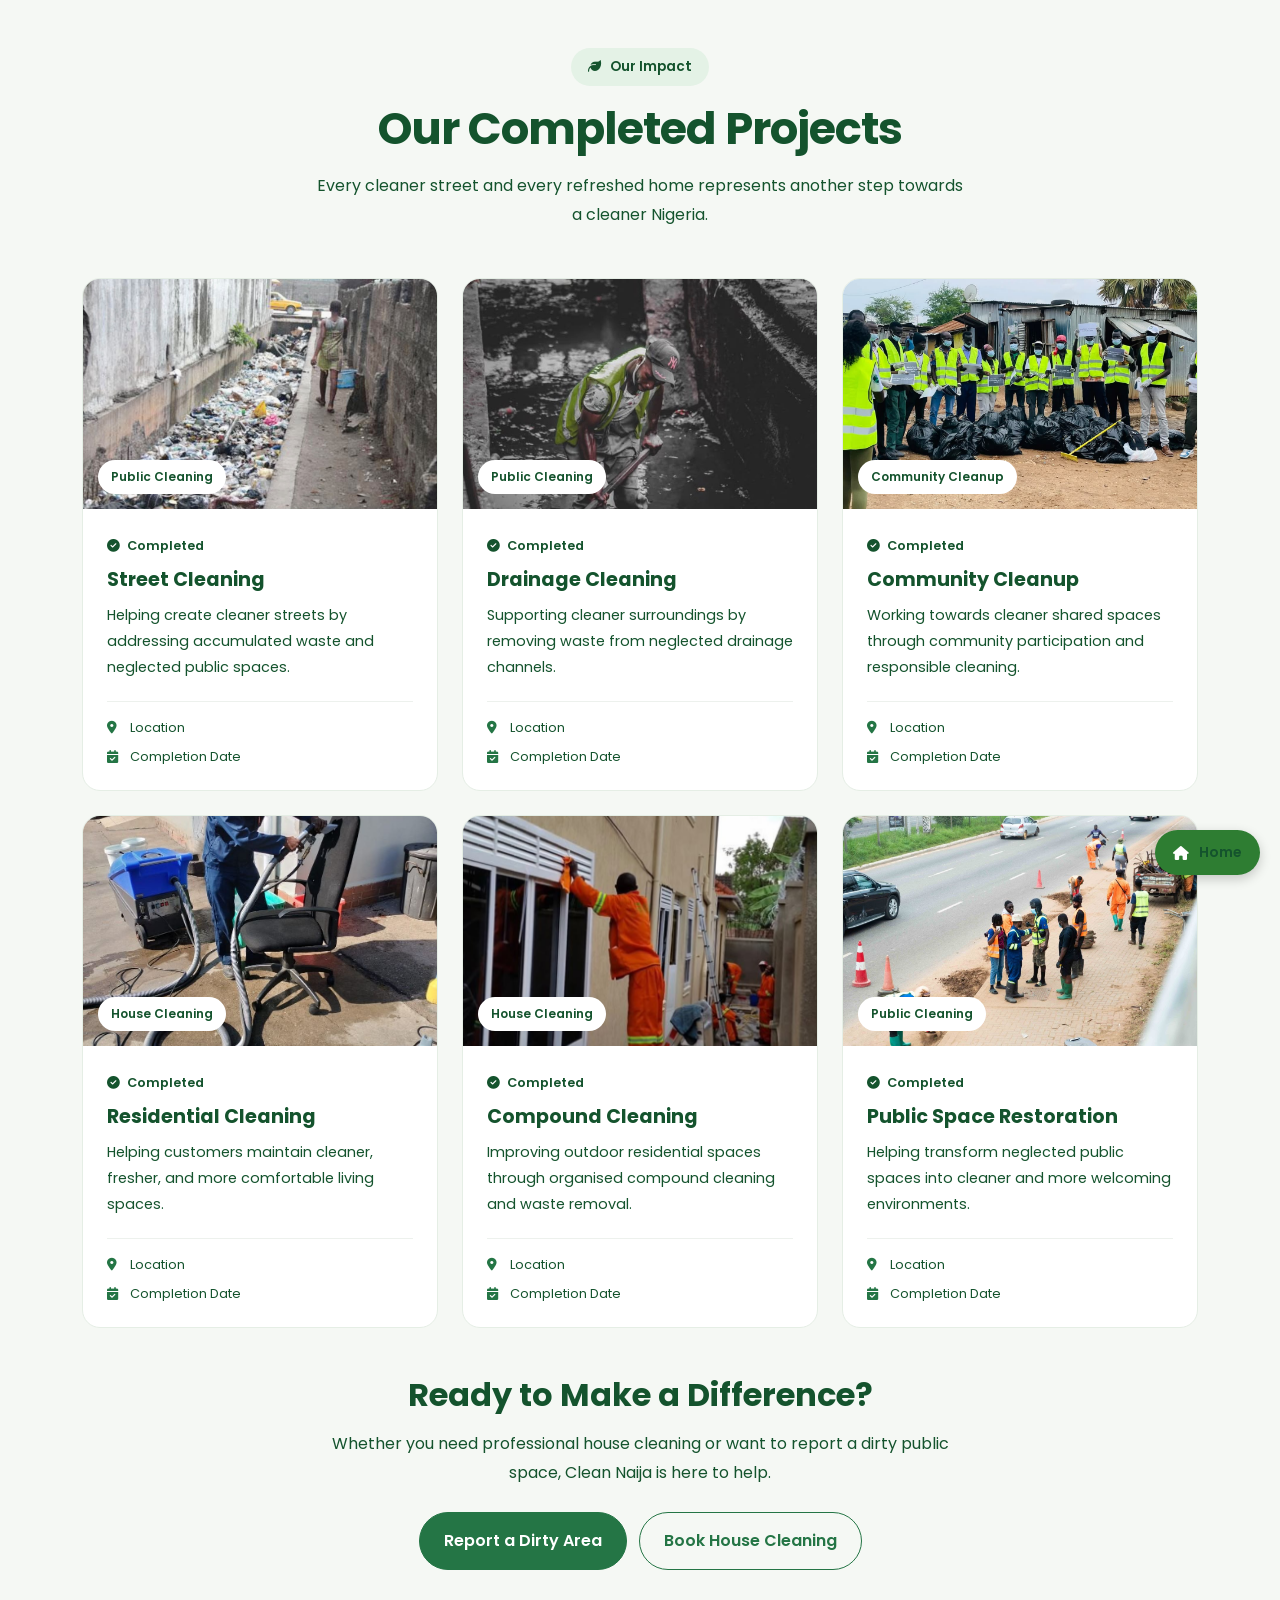
<file: explore.html>
<!DOCTYPE html>
<html lang="en">

<head>
    <meta charset="UTF-8">
    <meta name="viewport" content="width=device-width, initial-scale=1.0">
    <title>Explore | Clean ☘ Naija</title>
    <link rel="icon" href="images/OIP.webp">
    <link href="https://cdn.jsdelivr.net/npm/bootstrap@5.3.3/dist/css/bootstrap.min.css" rel="stylesheet">
    <link rel="stylesheet" href="https://cdnjs.cloudflare.com/ajax/libs/font-awesome/6.7.2/css/all.min.css">
    <link rel="stylesheet" href="style.css">
</head>

<body>
    <div class="floating-cleaning-buttons">
        <a href="index.html" class="floating-btn public-btn">
            <i class="fa-solid fa-house"></i>
            <span>Home</span>
        </a>
    </div>

    <section class="completed-projects py-5" id="completed-projects">
        <div class="container">

            <div class="projects-heading text-center mb-5">
                <span class="projects-label">
                    <i class="fa-solid fa-leaf me-2"></i>Our Impact
                </span>

                <h2 class="fw-bold mt-3">Our Completed Projects</h2>

                <p class="mt-3">
                    Every cleaner street and every refreshed home represents
                    another step towards a cleaner Nigeria.
                </p>
            </div>

            <div class="row g-4">

                <div class="col-lg-4 col-md-6">
                    <div class="project-card h-100">

                        <div class="project-image">
                            <img src="images/WhatsApp Image 2026-10-27 at 22.31.20.jpeg"
                                alt="Public street cleaning project">

                            <span class="project-category">
                                Public Cleaning
                            </span>
                        </div>

                        <div class="project-content">
                            <span class="project-status">
                                <i class="fa-solid fa-circle-check me-1"></i>
                                Completed
                            </span>

                            <h4>Street Cleaning</h4>

                            <p>
                                Helping create cleaner streets by addressing
                                accumulated waste and neglected public spaces.
                            </p>

                            <div class="project-details">
                                <span>
                                    <i class="fa-solid fa-location-dot"></i>
                                    Location
                                </span>

                                <span>
                                    <i class="fa-solid fa-calendar-check"></i>
                                    Completion Date
                                </span>
                            </div>
                        </div>

                    </div>
                </div>

                <div class="col-lg-4 col-md-6">
                    <div class="project-card h-100">

                        <div class="project-image">
                            <img src="images/WhatsApp Image 2026-10-27 at 22.47.36 (2).jpeg"
                                alt="Drainage cleaning project">

                            <span class="project-category">
                                Public Cleaning
                            </span>
                        </div>

                        <div class="project-content">
                            <span class="project-status">
                                <i class="fa-solid fa-circle-check me-1"></i>
                                Completed
                            </span>

                            <h4>Drainage Cleaning</h4>

                            <p>
                                Supporting cleaner surroundings by removing
                                waste from neglected drainage channels.
                            </p>

                            <div class="project-details">
                                <span>
                                    <i class="fa-solid fa-location-dot"></i>
                                    Location
                                </span>

                                <span>
                                    <i class="fa-solid fa-calendar-check"></i>
                                    Completion Date
                                </span>
                            </div>
                        </div>

                    </div>
                </div>

                <div class="col-lg-4 col-md-6">
                    <div class="project-card h-100">

                        <div class="project-image">
                            <img src="images/WhatsApp Image 2026-10-27 at 22.47.36.jpeg"
                                alt="Community cleanup project">

                            <span class="project-category">
                                Community Cleanup
                            </span>
                        </div>

                        <div class="project-content">
                            <span class="project-status">
                                <i class="fa-solid fa-circle-check me-1"></i>
                                Completed
                            </span>

                            <h4>Community Cleanup</h4>

                            <p>
                                Working towards cleaner shared spaces through
                                community participation and responsible cleaning.
                            </p>

                            <div class="project-details">
                                <span>
                                    <i class="fa-solid fa-location-dot"></i>
                                    Location
                                </span>

                                <span>
                                    <i class="fa-solid fa-calendar-check"></i>
                                    Completion Date
                                </span>
                            </div>
                        </div>

                    </div>
                </div>

                <div class="col-lg-4 col-md-6">
                    <div class="project-card h-100">

                        <div class="project-image">
                            <img src="images/WhatsApp Image 2026-10-27 at 22.47.35.jpeg" alt="House cleaning project">

                            <span class="project-category">
                                House Cleaning
                            </span>
                        </div>

                        <div class="project-content">
                            <span class="project-status">
                                <i class="fa-solid fa-circle-check me-1"></i>
                                Completed
                            </span>

                            <h4>Residential Cleaning</h4>

                            <p>
                                Helping customers maintain cleaner, fresher,
                                and more comfortable living spaces.
                            </p>

                            <div class="project-details">
                                <span>
                                    <i class="fa-solid fa-location-dot"></i>
                                    Location
                                </span>

                                <span>
                                    <i class="fa-solid fa-calendar-check"></i>
                                    Completion Date
                                </span>
                            </div>
                        </div>

                    </div>
                </div>

                <div class="col-lg-4 col-md-6">
                    <div class="project-card h-100">

                        <div class="project-image">
                            <img src="images/WhatsApp Image 2026-10-27 at 22.47.34 (1).jpeg"
                                alt="House cleaning project">

                            <span class="project-category">
                                House Cleaning
                            </span>
                        </div>

                        <div class="project-content">
                            <span class="project-status">
                                <i class="fa-solid fa-circle-check me-1"></i>
                                Completed
                            </span>

                            <h4>Compound Cleaning</h4>

                            <p>
                                Improving outdoor residential spaces through
                                organised compound cleaning and waste removal.
                            </p>

                            <div class="project-details">
                                <span>
                                    <i class="fa-solid fa-location-dot"></i>
                                    Location
                                </span>

                                <span>
                                    <i class="fa-solid fa-calendar-check"></i>
                                    Completion Date
                                </span>
                            </div>
                        </div>

                    </div>
                </div>

                <div class="col-lg-4 col-md-6">
                    <div class="project-card h-100">

                        <div class="project-image">
                            <img src="images/WhatsApp Image 2026-10-27 at 22.47.34.jpeg"
                                alt="Public space restoration project">

                            <span class="project-category">
                                Public Cleaning
                            </span>
                        </div>

                        <div class="project-content">
                            <span class="project-status">
                                <i class="fa-solid fa-circle-check me-1"></i>
                                Completed
                            </span>

                            <h4>Public Space Restoration</h4>

                            <p>
                                Helping transform neglected public spaces
                                into cleaner and more welcoming environments.
                            </p>

                            <div class="project-details">
                                <span>
                                    <i class="fa-solid fa-location-dot"></i>
                                    Location
                                </span>

                                <span>
                                    <i class="fa-solid fa-calendar-check"></i>
                                    Completion Date
                                </span>
                            </div>
                        </div>

                    </div>
                </div>

            </div>

            <div class="projects-footer text-center mt-5">
                <h3>Ready to Make a Difference?</h3>

                <p>
                    Whether you need professional house cleaning or want to
                    report a dirty public space, Clean Naija is here to help.
                </p>

                <a href="public.html" class="btn btn-success rounded-pill px-4 py-3 me-2">
                    Report a Dirty Area
                </a>

                <a href="house.html" class="btn btn-outline-success rounded-pill px-4 py-3">
                    Book House Cleaning
                </a>
            </div>

        </div>
    </section>





    <script src="https://cdn.jsdelivr.net/npm/bootstrap@5.3.3/dist/js/bootstrap.bundle.min.js"></script>
    <script src="style.js"></script>
</body>

</html>
</file>
<file: style.css>
@import url('https://fonts.googleapis.com/css2?family=Poppins:wght@300;400;500;600;700;800&display=swap');

* {
    margin: 0;
    padding: 0;
    box-sizing: border-box;
}

body {
    font-family: 'Poppins', sans-serif;
    scroll-behavior: smooth;
    background-color: #121212;
    color: white;
    transition: background-color 0.3s, color 0.3s;
}

body.light-mode {
    background-color: #f5f5f5;
    color: #212121;
}

body.light-mode .navbar {
    background-color: white !important;
}

body.light-mode .card {
    background-color: white;
    color: #212121;
}

body.light-mode .your-section {
    color: #212121;
}

body.light-mode .your-section h1,
body.light-mode .your-section h2,
body.light-mode .your-section h3,
body.light-mode .your-section p,
body.light-mode .your-section a {
    color: #212121;
}


body:not(.light-mode) h1,
body:not(.light-mode) h2,
body:not(.light-mode) h3,
body:not(.light-mode) h4,
body:not(.light-mode) h5,
body:not(.light-mode) h6,
body:not(.light-mode) p,
body:not(.light-mode) span,
body:not(.light-mode) li,
body:not(.light-mode) label,
body:not(.light-mode) small {
    color: #14532d;
}

.herosection {
    background: linear-gradient(to left, transparent, rgba(156, 156, 156, 0.795)), url(images/image.png);
    width: 100%;
    height: 500px;
    object-fit: cover;
    object-position: 65% center;
    background-size: cover;
}

.para {
    font-weight: 600;
    font-size: 1.2rem;
    color: #0e4122;
}

.para i {
    color: rgb(241, 117, 45);
}

.herosection h1 {
    color: rgb(37, 212, 37);
    font-weight: 700;
    font-size: 4rem;
}

.herosection h2 {
    color: #0e4122;
    font-weight: 750;
    font-size: 3.2rem;
}

.speech {
    line-height: 1.7rem;
    margin-left: 0;
    background-color: rgba(245, 245, 245, 0.527);
    padding: 1rem;
    border-radius: 2rem;
    margin-bottom: 3rem;
}

/* .speech{
    padding-top: 2rem;
    line-height: 2rem;
    background-color: rgba(245, 245, 245, 0.527);
    margin-right: 30rem;
    padding: 1rem;
    border-radius: 2rem;
    margin-top: 2rem;
} */

.navbar .nav-link{
    color: rgb(122, 121, 121);
    margin: 0.5rem;
}


.navbar .nav-link:hover{
    color: #121212;
    margin: 0.5rem;
    padding: 0.8rem;
    background-color: #0d613a;
    border-radius: 2rem;
}
.cl img {
    width: 300px;
    border-radius: 3rem;
}

.climate {
    margin-top: 3rem;
    text-align: center;
}

.abt {
    background: url(images/WhatsApp\ Image\ 2026-10-26\ at\ 06.19.32.jpeg);
    width: 100%;
    height: 550px;
    object-fit: cover;
    object-position: 65% center;
    background-size: cover;
    padding-top: 3rem;
}

.abt p {
    background-color: rgba(245, 245, 245, 0.829);
    padding: 3rem;
    text-align: center;
    border-radius: 2rem;
    margin-top: 2rem;
}

#about {
    margin: 0;
}

.abtimg img {
    height: 400px;
}


.work {
    padding: 2rem;
    margin-top: 5rem;
    background: linear-gradient(15deg, rgb(1, 100, 1), whitesmoke);
}

.work p {
    margin-left: 2rem;
}

.how {
    margin-top: 1rem;
    text-align: center;
    width: 100%;
    height: 550px;
    object-fit: cover;
    object-position: 65% center;
    background-size: cover;
    padding-top: 1rem;
    padding-right: 3rem;
    padding-left: 3rem;
    padding-bottom: 36rem;
    background: url(images/WhatsApp\ Image\ 2026-10-26\ at\ 13.11.34\ \(1\).jpeg);
}

.how h2 {
    font-weight: 800;
}

.how p {
    font-weight: 500;
}

.step-card {
    padding: 1rem;
    align-items: stretch;
    background-color: rgba(245, 245, 245, 0.815);
    border-radius: 3rem;
}

.step-card .fr {
    background-color: green;
    padding: 0.3rem;
    color: white;
    border-radius: 3rem;
}

.step-card .pd {
    background-color: rgb(156, 141, 53);
    padding: 0.3rem;
    color: white;
    border-radius: 3rem;
}


.step-card b {
    background-color: #0e4122;
    color: white;
    border-radius: 3rem;
    padding: 0.3rem;
    margin-right: 1rem;
}

.step-number {
    margin-bottom: 0.5rem;
}


.floating-cleaning-buttons {
    position: fixed;
    right: 20px;
    bottom: 25px;
    display: flex;
    flex-direction: column;
    gap: 12px;
    z-index: 1000;
}

.floating-btn {
    display: flex;
    align-items: center;
    gap: 10px;
    padding: 12px 18px;
    border-radius: 50px;
    text-decoration: none;
    color: #fff;
    font-family: 'Poppins', sans-serif;
    font-size: 14px;
    font-weight: 600;
    box-shadow: 0 4px 12px rgba(0, 0, 0, 0.2);
    transition: transform 0.3s ease, box-shadow 0.3s ease;
}

.house-btn {
    background-color: #198754;
}

.public-btn {
    background-color: #2e7d32;
}

.floating-btn:hover {
    transform: translateY(-4px);
    color: #fff;
    box-shadow: 0 6px 16px rgba(0, 0, 0, 0.25);
}

.location-section {
    background: #f4f8f3;
    min-height: 100vh;
}

.location-section .form-control,
.location-section .form-select {
    padding: 12px;
    border-radius: 8px;
}

.location-section .form-control:focus,
.location-section .form-select:focus {
    border-color: #0d613a;
    box-shadow: 0 0 0 0.2rem rgba(10, 88, 52, 0.616);
}

#map {
    width: 100%;
    height: 450px;
    border-radius: 12px;
    border: 1px solid #dee2e6;
    z-index: 1;
}

#locationStatus {
    overflow-wrap: anywhere;
}


.cleaning-team-section {
    background-color: #f8faf8;
}


.worker-card {
    border: 1px solid #e5e7eb;
    background-color: #ffffff;
    transition: transform 0.3s ease, box-shadow 0.3s ease;
}

.worker-card:hover {
    transform: translateY(-5px);
    box-shadow: 0 8px 20px rgba(0, 0, 0, 0.08);
}

.worker-image {
    width: 100px;
    height: 100px;
    object-fit: cover;
    border-radius: 50%;
}


.worker-specialty {
    display: inline-block;
    align-self: center;
    background-color: #e8f5e9;
    color: #198754;
    font-size: 12px;
    font-weight: 600;
    padding: 6px 10px;
    border-radius: 20px;
    margin-bottom: 12px;
}


.worker-unavailable {
    background-color: #f5f5f5;
    filter: grayscale(100%);
    opacity: 0.7;
}


.worker-card .badge {
    width: fit-content;
}



@media only screen and (max-width:850px) {
    .floating-cleaning-buttons {
        right: 10px;
        bottom: 15px;
        gap: 8px;
    }

    .floating-btn {
        padding: 10px 14px;
        font-size: 12px;
        gap: 7px;
    }
}



.pricing-notice {
    background: #f0f8f0;
    border-left: 4px solid #198754;
    padding: 18px;
    margin: 25px 0;
    border-radius: 8px;
}

.pricing-notice h5 {
    color: #198754;
    margin-bottom: 12px;
    font-weight: 600;
}

.pricing-notice p {
    color: #444;
    line-height: 1.7;
    font-size: 14px;
    margin-bottom: 10px;
}


.public-cleaning-form {
    background:
        linear-gradient(rgba(8, 49, 28, 0.78),
            rgba(8, 49, 28, 0.78)),
        url("images/green-leaves.jpg");

    background-size: cover;
    background-position: center;
    background-repeat: no-repeat;
    background-attachment: fixed;

    color: #ffffff;
    font-family: "Poppins", sans-serif;
}

.public-cleaning-form .container {
    max-width: 1050px;
}

.public-cleaning-form h2 {
    color: #ffffff;
    font-size: clamp(1.8rem, 4vw, 2.6rem);
    letter-spacing: -0.7px;
}

.public-cleaning-form h4 {
    color: #174d32;
    font-size: 1.2rem;
}

.public-cleaning-form h5 {
    color: #285a3c;
}

.public-cleaning-form>.container>form>.card:first-child {
    margin-top: 0;
}

.public-cleaning-form .text-muted {
    color: #718074 !important;
}

.public-cleaning-form>.container>.text-center p {
    color: #f0f7f0 !important;
}

.public-cleaning-form .badge {
    padding: 10px 16px;
    font-weight: 500;
    letter-spacing: 0.3px;
}

.public-cleaning-form .card {
    background: #ffffff;
    border: 1px solid #e5eee5 !important;
    transition: transform 0.25s ease, box-shadow 0.25s ease;
}

.public-cleaning-form .card:hover {
    transform: translateY(-2px);
    box-shadow: 0 12px 30px rgba(23, 77, 50, 0.08) !important;
}

.public-cleaning-form .card-body {
    padding: 30px !important;
}

.public-cleaning-form .form-label {
    color: #344b39;
    font-size: 0.94rem;
    font-weight: 600;
    margin-bottom: 9px;
}

.public-cleaning-form .form-control,
.public-cleaning-form .form-select {
    min-height: 48px;
    padding: 12px 14px;
    color: #26352a;
    background-color: #fbfdfb;
    border: 1px solid #dce7dd;
    border-radius: 10px;
    font-size: 0.94rem;
    transition: border-color 0.2s ease, box-shadow 0.2s ease;
}

.public-cleaning-form textarea.form-control {
    min-height: 125px;
    resize: vertical;
}

.public-cleaning-form .form-control:focus,
.public-cleaning-form .form-select:focus {
    border-color: #27864c;
    background-color: #ffffff;
    box-shadow: 0 0 0 3px rgba(39, 134, 76, 0.12);
}

.public-cleaning-form .form-control::placeholder {
    color: #a0ada2;
    font-size: 0.88rem;
}

.public-cleaning-form input[type="file"] {
    padding: 10px;
    cursor: pointer;
}

.public-cleaning-form input[type="file"]::file-selector-button {
    margin-right: 12px;
    padding: 8px 13px;
    color: #ffffff;
    background: #247545;
    border: none;
    border-radius: 7px;
    cursor: pointer;
}

.public-cleaning-form .form-check {
    display: flex;
    align-items: flex-start;
    gap: 9px;
    padding-left: 0;
}

.public-cleaning-form .form-check-input {
    float: none;
    flex-shrink: 0;
    width: 18px;
    height: 18px;
    margin: 3px 0 0;
    border-color: #b9cbbd;
    cursor: pointer;
}

.public-cleaning-form .form-check-input:checked {
    background-color: #247545;
    border-color: #247545;
}

.public-cleaning-form .form-check-input:focus {
    box-shadow: 0 0 0 3px rgba(36, 117, 69, 0.12);
}

.public-cleaning-form .form-check-label {
    color: #526356;
    font-size: 0.93rem;
    cursor: pointer;
}

.public-cleaning-form .alert {
    border: none;
    border-radius: 12px;
    line-height: 1.7;
}

.public-cleaning-form .alert-success {
    color: #205d37;
    background: #eaf6ec;
}

.public-cleaning-form .alert-info {
    color: #365e52;
    background: #edf7f2;
}

.public-cleaning-form .alert-warning {
    color: #725a20;
    background: #fff7df;
}

.public-cleaning-form .btn-success {
    color: #ffffff;
    background: #247545;
    border: 1px solid #247545;
    font-size: 0.95rem;
    font-weight: 600;
    transition: background-color 0.2s ease, transform 0.2s ease;
}

.public-cleaning-form .btn-success:hover {
    color: #ffffff;
    background: #185a33;
    border-color: #185a33;
    transform: translateY(-2px);
}

.public-cleaning-form .btn-success:focus-visible {
    outline: 3px solid rgba(36, 117, 69, 0.3);
    outline-offset: 3px;
}

.public-cleaning-form small {
    display: block;
    margin-top: 7px;
    line-height: 1.6;
}

.public-cleaning-form #publicWorkerProfiles {
    margin-top: 15px;
}

@media (max-width: 850px) {
    .public-cleaning-form {
        padding-top: 25px;
        padding-bottom: 25px;
        background-attachment: scroll;
    }

    .public-cleaning-form .card-body {
        padding: 20px !important;
    }

    .public-cleaning-form h4 {
        font-size: 1.1rem;
    }

    .public-cleaning-form .btn-success {
        width: 100%;
        padding: 13px 18px !important;
    }
}

@media (prefers-reduced-motion: reduce) {

    .public-cleaning-form .card,
    .public-cleaning-form .form-control,
    .public-cleaning-form .form-select,
    .public-cleaning-form .btn-success {
        transition: none;
    }
}


#publicSuccessModal .modal-content {
    font-family: "Poppins", sans-serif;
}

#publicSuccessModal .success-icon {
    width: 75px;
    height: 75px;
    margin-inline: auto;
    display: flex;
    align-items: center;
    justify-content: center;
    background: #e7f6eb;
    color: #218347;
    border-radius: 50%;
    font-size: 2rem;
}

#publicSuccessModal h3 {
    color: #174d32;
    font-size: 1.5rem;
}

#publicSuccessModal .success-reference {
    background: #f2f8f3;
    border: 1px dashed #9bc5a6;
}

#publicSuccessModal .success-reference strong {
    color: #247545;
    overflow-wrap: anywhere;
}

#publicSuccessModal .alert-success {
    background: #eff8f0;
    color: #285a3c;
    border: none;
    font-size: 0.9rem;
    line-height: 1.7;
}

#publicSuccessModal .btn-success {
    background: #247545;
    border-color: #247545;
}

#publicSuccessModal .btn-success:hover {
    background: #185a33;
    border-color: #185a33;
}


.completed-projects {
    background: #f5f8f4;
    color: #26352a;
    font-family: "Poppins", sans-serif;
}

.projects-heading h2 {
    color: #174d32;
    font-size: clamp(2rem, 4vw, 2.8rem);
    letter-spacing: -1px;
}

.projects-heading p {
    max-width: 650px;
    margin-inline: auto;
    color: #718074;
    line-height: 1.8;
}

.projects-label {
    display: inline-block;
    padding: 9px 17px;
    border-radius: 50px;
    color: #247545;
    background: #e4f2e6;
    font-size: 0.85rem;
    font-weight: 600;
}

.project-card {
    overflow: hidden;
    background: #ffffff;
    border: 1px solid #e5eee5;
    border-radius: 18px;
    transition: transform 0.3s ease, box-shadow 0.3s ease;
}

.project-card:hover {
    transform: translateY(-6px);
    box-shadow: 0 15px 35px rgba(23, 77, 50, 0.12);
}

.project-image {
    position: relative;
    height: 230px;
    overflow: hidden;
    background: #e7eee7;
}

.project-image img {
    display: block;
    width: 100%;
    height: 100%;
    object-fit: cover;
}

.project-category {
    position: absolute;
    left: 15px;
    bottom: 15px;
    padding: 8px 13px;
    border-radius: 50px;
    background: #ffffff;
    color: #247545;
    font-size: 0.75rem;
    font-weight: 600;
}

.project-content {
    padding: 24px;
}

.project-status {
    display: inline-block;
    margin-bottom: 13px;
    color: #247545;
    font-size: 0.8rem;
    font-weight: 600;
}

.project-content h4 {
    margin-bottom: 12px;
    color: #174d32;
    font-size: 1.2rem;
    font-weight: 700;
}

.project-content p {
    margin-bottom: 20px;
    color: #718074;
    font-size: 0.9rem;
    line-height: 1.8;
}

.project-details {
    display: flex;
    flex-direction: column;
    gap: 10px;
    padding-top: 16px;
    border-top: 1px solid #edf1ed;
}

.project-details span {
    color: #667568;
    font-size: 0.8rem;
}

.project-details i {
    width: 20px;
    color: #247545;
}

.projects-footer h3 {
    color: #174d32;
    font-size: clamp(1.5rem, 3vw, 2rem);
    font-weight: 700;
}

.projects-footer p {
    max-width: 650px;
    margin: 15px auto 25px;
    color: #718074;
    line-height: 1.8;
}

.projects-footer .btn {
    font-weight: 600;
    transition: transform 0.2s ease, background-color 0.2s ease;
}

.projects-footer .btn:hover {
    transform: translateY(-2px);
}

.projects-footer .btn-success {
    background: #247545;
    border-color: #247545;
}

.projects-footer .btn-success:hover {
    background: #185a33;
    border-color: #185a33;
}

.projects-footer .btn-outline-success {
    color: #247545;
    border-color: #247545;
}

.projects-footer .btn-outline-success:hover {
    color: #ffffff;
    background: #247545;
}

@media (max-width: 850px) {
    .project-image {
        height: 210px;
    }

    .project-content {
        padding: 20px;
    }

    .projects-footer .btn {
        display: block;
        width: 100%;
        margin: 10px 0 !important;
    }
}

@media (prefers-reduced-motion: reduce) {

    .project-card,
    .projects-footer .btn {
        transition: none;
    }
}




.contact-hero {
    padding: 100px 20px;
    background: linear-gradient(135deg, #e8f5e9, #f7fff8);
    color: #163b28;
}

.contact-label,
.contact-small-title {
    color: #218838;
    font-size: 12px;
    font-weight: 700;
    letter-spacing: 2px;
}

.contact-hero h1 {
    max-width: 850px;
    margin: 22px auto;
    font-size: clamp(32px, 5vw, 58px);
    font-weight: 800;
    line-height: 1.2;
}

.contact-hero h1 span {
    color: #218838;
}

.contact-hero p {
    max-width: 650px;
    margin: 20px auto 30px;
    color: #52665a;
    line-height: 1.9;
}

.contact-main-btn,
.contact-submit-btn {
    background: #176b38;
    color: #fff;
    border: 1px solid #176b38;
    border-radius: 8px;
    padding: 13px 24px;
    font-weight: 600;
    transition: 0.3s ease;
}

.contact-main-btn:hover,
.contact-submit-btn:hover {
    background: #104c29;
    color: #fff;
    transform: translateY(-2px);
}

.contact-section {
    background: #f8faf8;
}

.contact-info {
    background: #123d28;
    color: #fff;
    border-radius: 16px;
    padding: 35px;
}

.contact-info h2 {
    margin: 20px 0;
    font-size: 30px;
    font-weight: 700;
    line-height: 1.4;
}

.contact-description {
    color: #d6e7db;
    line-height: 1.9;
    margin-bottom: 30px;
}

.contact-info-item {
    display: flex;
    gap: 16px;
    align-items: flex-start;
    margin-top: 28px;
}

.contact-icon {
    width: 45px;
    height: 45px;
    flex-shrink: 0;
    display: flex;
    align-items: center;
    justify-content: center;
    background: #245a3b;
    color: #c7f5d5;
    border-radius: 10px;
    font-size: 19px;
}

.contact-info-item h6 {
    font-weight: 700;
    margin-bottom: 7px;
}

.contact-info-item p {
    color: #d6e7db;
    margin-bottom: 5px;
}

.contact-info-item a {
    color: #a9f5bf;
    text-decoration: none;
    overflow-wrap: anywhere;
}

.contact-info-item a:hover {
    text-decoration: underline;
}

.contact-note {
    border-top: 1px solid #35664a;
    padding-top: 22px;
    color: #c7f5d5;
    line-height: 1.8;
}

.contact-form-card {
    height: 100%;
    padding: 35px;
    background: #fff;
    border: 1px solid #e2ebe3;
    border-radius: 16px;
}

.contact-form-card h2 {
    margin: 12px 0;
    font-size: 30px;
    font-weight: 700;
}

.contact-form-card > div p {
    color: #65736a;
    line-height: 1.8;
}

.contact-form-card .form-label {
    font-size: 14px;
    font-weight: 600;
}

.contact-form-card .form-control,
.contact-form-card .form-select {
    min-height: 48px;
    border: 1px solid #d8e4da;
    border-radius: 8px;
    padding: 12px 14px;
}

.contact-form-card textarea.form-control {
    min-height: 130px;
}

.contact-form-card .form-control:focus,
.contact-form-card .form-select:focus {
    border-color: #218838;
    box-shadow: 0 0 0 3px rgba(33, 136, 56, 0.12);
}

.contact-methods {
    display: flex;
    flex-wrap: wrap;
    gap: 12px;
}

.contact-method {
    display: flex;
    align-items: center;
    gap: 9px;
    padding: 12px 16px;
    border: 1px solid #d8e4da;
    border-radius: 8px;
    cursor: pointer;
    color: #244c33;
}

.contact-method i {
    color: #218838;
    font-size: 18px;
}

.contact-submit-btn {
    min-height: 50px;
}

.contact-cta {
    padding: 70px 20px;
    background: #e8f5e9;
    color: #173d29;
}

.contact-cta > .container > i {
    color: #218838;
    font-size: 35px;
    margin-bottom: 20px;
}

.contact-cta h2 {
    max-width: 750px;
    margin: 0 auto 15px;
    font-size: clamp(25px, 4vw, 38px);
    font-weight: 800;
}

.contact-cta p {
    color: #52665a;
    margin-bottom: 25px;
    line-height: 1.8;
}

.contact-footer {
    background: #103622;
    color: #fff;
    text-align: center;
    padding: 35px 0 20px;
}

.contact-footer h5 {
    font-weight: 700;
}

.contact-footer p {
    color: #c9ddcf;
}

.contact-footer a {
   
    margin: 0 0 8px 16px;
    color: #d8f5df;
    text-decoration: none;
}

.contact-footer a:hover {
    color: #fff;
}

.contact-footer hr {
    border-color: #50745c;
    margin: 25px 0 18px;
}



.contact-info,
.contact-info h2,
.contact-info h6,
.contact-info p,
.contact-info a,
.contact-info .contact-small-title,
.contact-info .contact-note,
.contact-form-card,
.contact-form-card h2,
.contact-form-card p,
.contact-form-card .contact-small-title,
.contact-form-card .form-label,
.contact-footer,
.contact-footer h5,
.contact-footer p,
.contact-footer a {
    color: #ffffff !important;
}



@media (max-width: 850px) {
    .contact-hero {
        padding: 70px 18px;
    }

    .contact-info,
    .contact-form-card {
        padding: 25px 20px;
    }

    .contact-info h2,
    .contact-form-card h2 {
        font-size: 25px;
    }

    .contact-footer a {
        margin: 0 12px 8px 0;
    }
}


.social-links {
    display: flex;
    justify-content: center;
    gap: 15px;
    margin: 20px 0;
}

.social-links a {
    width: 45px;
    height: 45px;
    display: flex;
    align-items: center;
    justify-content: center;
    border: 1px solid #ffffff;
    border-radius: 50%;
    color: #ffffff !important;
    font-size: 20px;
    text-decoration: none;
    transition: 0.3s ease;
}

.social-links a:hover {
    background-color: #ffffff;
    color: #176b38 !important;
    transform: translateY(-4px);
}



@media screen and (max-width: 850px) {
    *,
    *::before,
    *::after {
        box-sizing: border-box;
    }

    .herosection {
        width: 100%;
        height: auto;
        min-height: 500px;
        background-size: cover;
        background-position: center;
        background-repeat: no-repeat;
        margin: 0;
    }

    .herosection .container {
        width: 100%;
        max-width: 100%;
        padding: 40px 20px !important;
        margin: 0 auto;
    }

    .herosection h1 {
        font-size: clamp(2.2rem, 7vw, 3.5rem);
    }

    .herosection h2 {
        font-size: clamp(1.7rem, 5.5vw, 2.7rem);
    }

    .speech {
        width: 100%;
        margin: 20px 0 30px;
    }

    .abt {
        width: 100%;
        height: auto;
        min-height: 550px;
        padding: 30px 15px;
        background-size: cover;
        background-position: center;
        background-repeat: no-repeat;
        margin: 0;
    }

    .abt p {
        padding: 20px;
        margin: 20px 0 0;
        line-height: 1.8;
    }

    #about {
        margin: 0;
    }

    .abtimg {
        margin-bottom: 25px;
    }

    .abtimg img {
        width: 100%;
        height: auto;
        object-fit: cover;
    }

    .how {
        width: 100%;
        height: auto;
        min-height: 650px;
        padding: 40px 15px;
        margin: 0;
        background-size: cover;
        background-position: center;
        background-repeat: no-repeat;
    }

    .how .container {
        width: 100%;
        max-width: 100%;
        padding: 0;
        margin: 0 auto;
    }

    .how .row {
        margin: 0;
    }

    .how .step-card {
        height: 100%;
        padding: 20px;
        margin: 0;
        border-radius: 20px;
    }

    .climate {
        margin: 25px auto;
    }

    .cl img {
        width: 100%;
        max-width: 350px;
        height: auto;
        object-fit: cover;
    }

    .location-section {
        min-height: 100vh;
        padding: 30px 0;
    }

    .house-cleaning-heading,
    .public-cleaning-heading {
        padding: 30px 15px;
        margin: 0;
    }

    .house-cleaning-heading h1,
    .public-cleaning-heading h1 {
        font-size: clamp(1.8rem, 6vw, 2.5rem);
    }

    .floating-cleaning-buttons {
        right: 10px;
        bottom: 15px;
        gap: 8px;
    }

    .floating-btn {
        padding: 10px 12px;
        font-size: 12px;
    }
}
</file>
